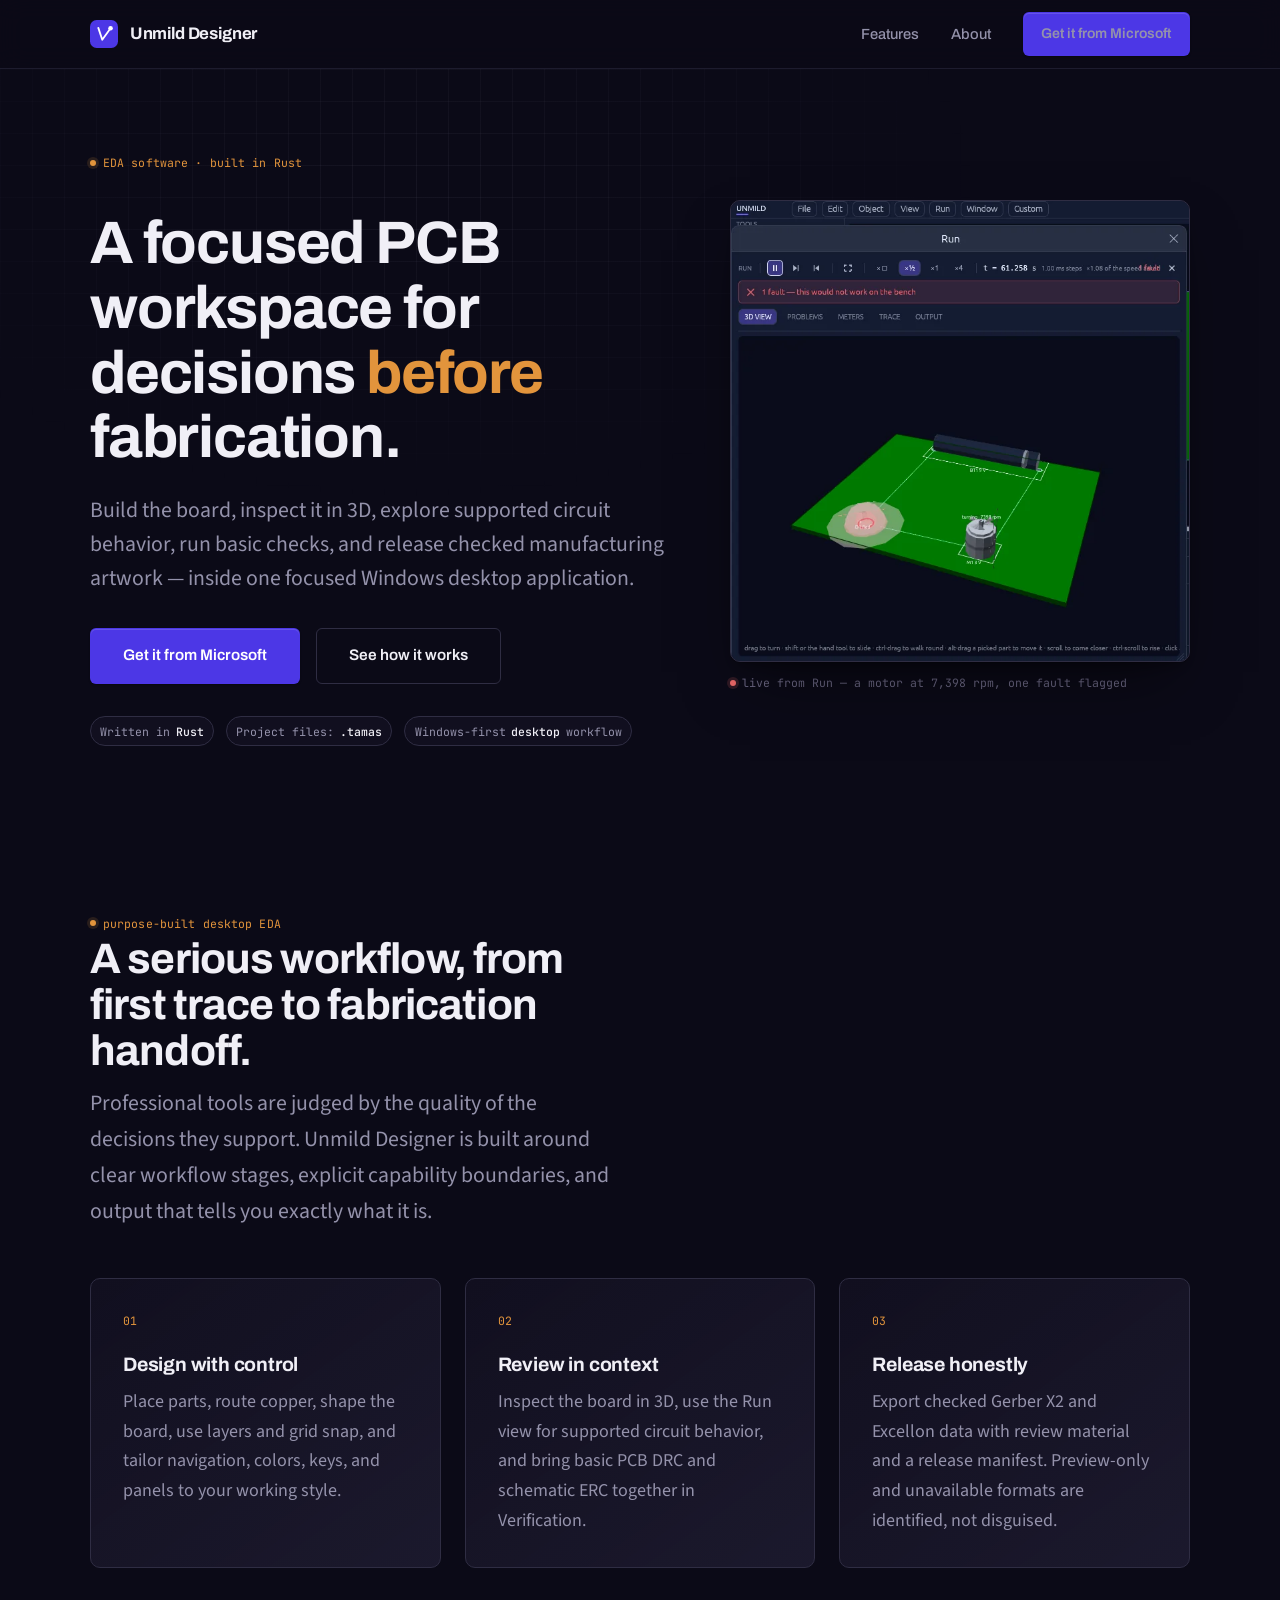
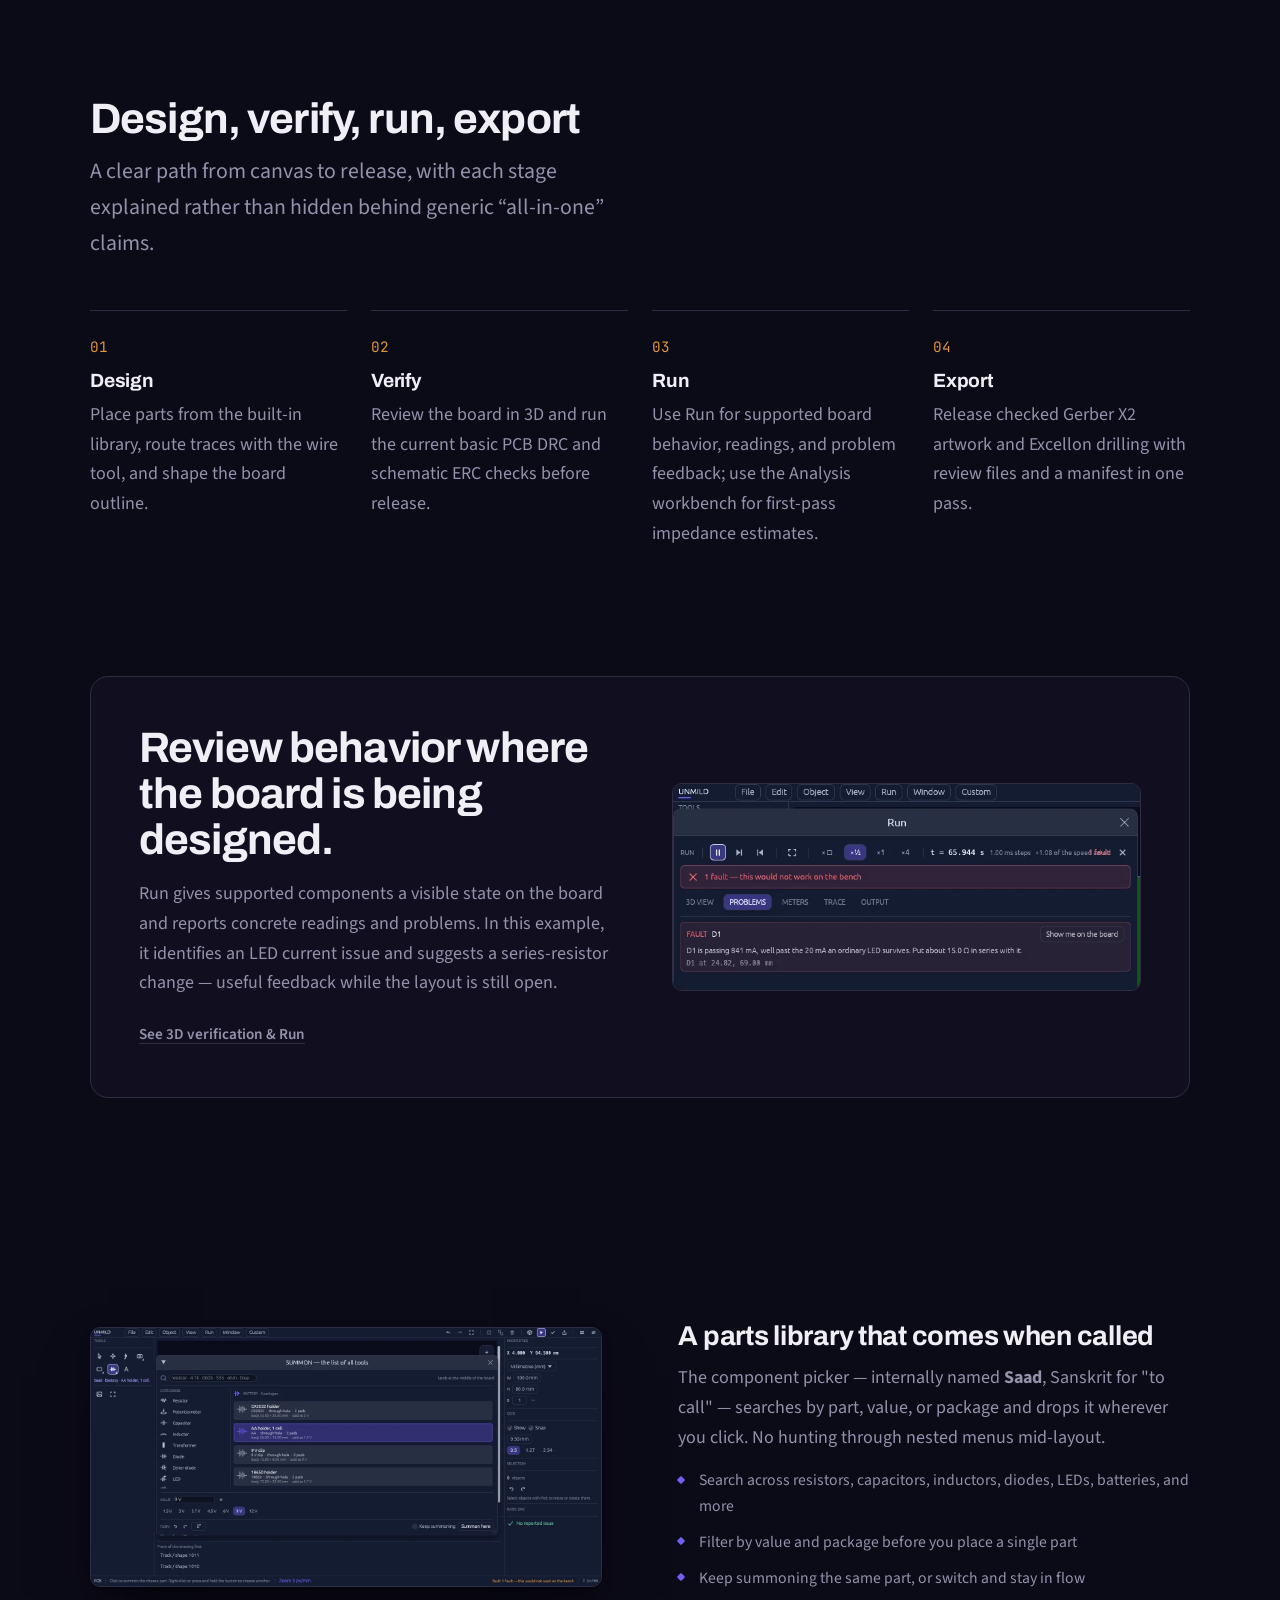
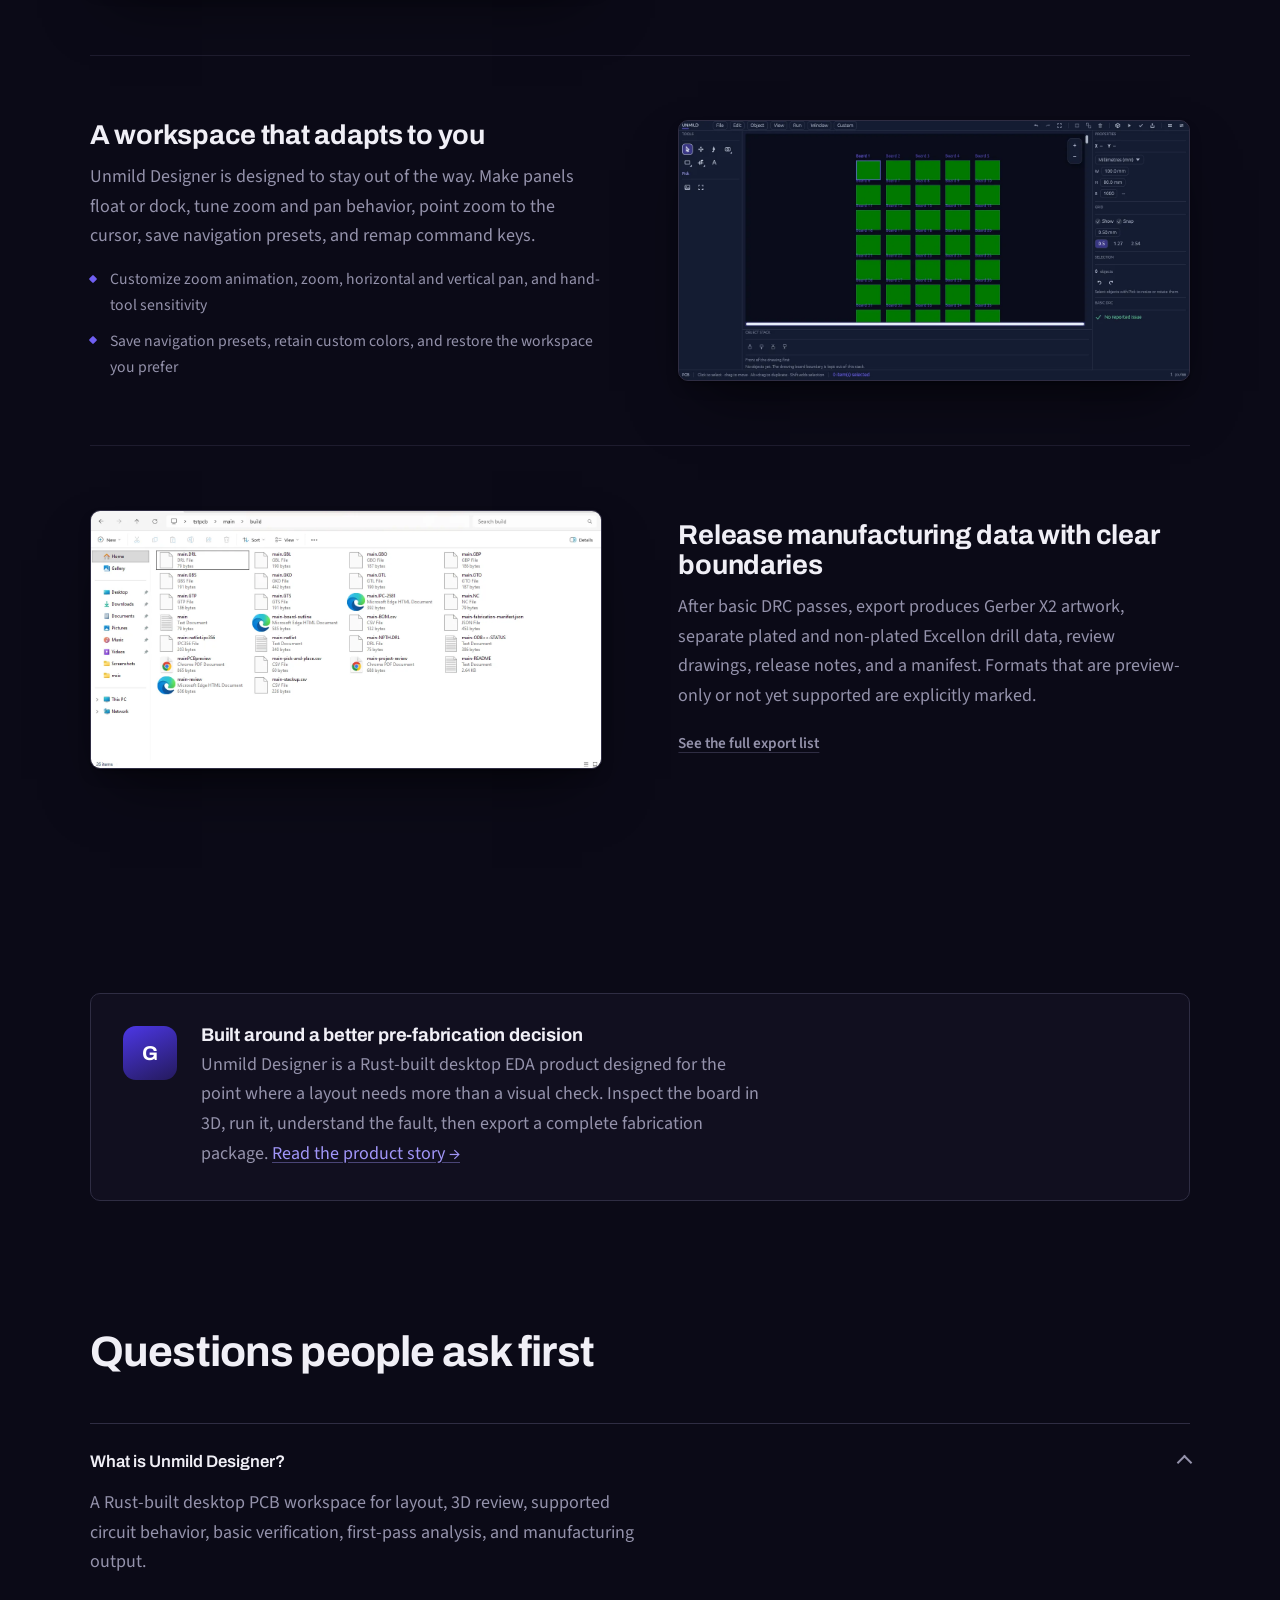
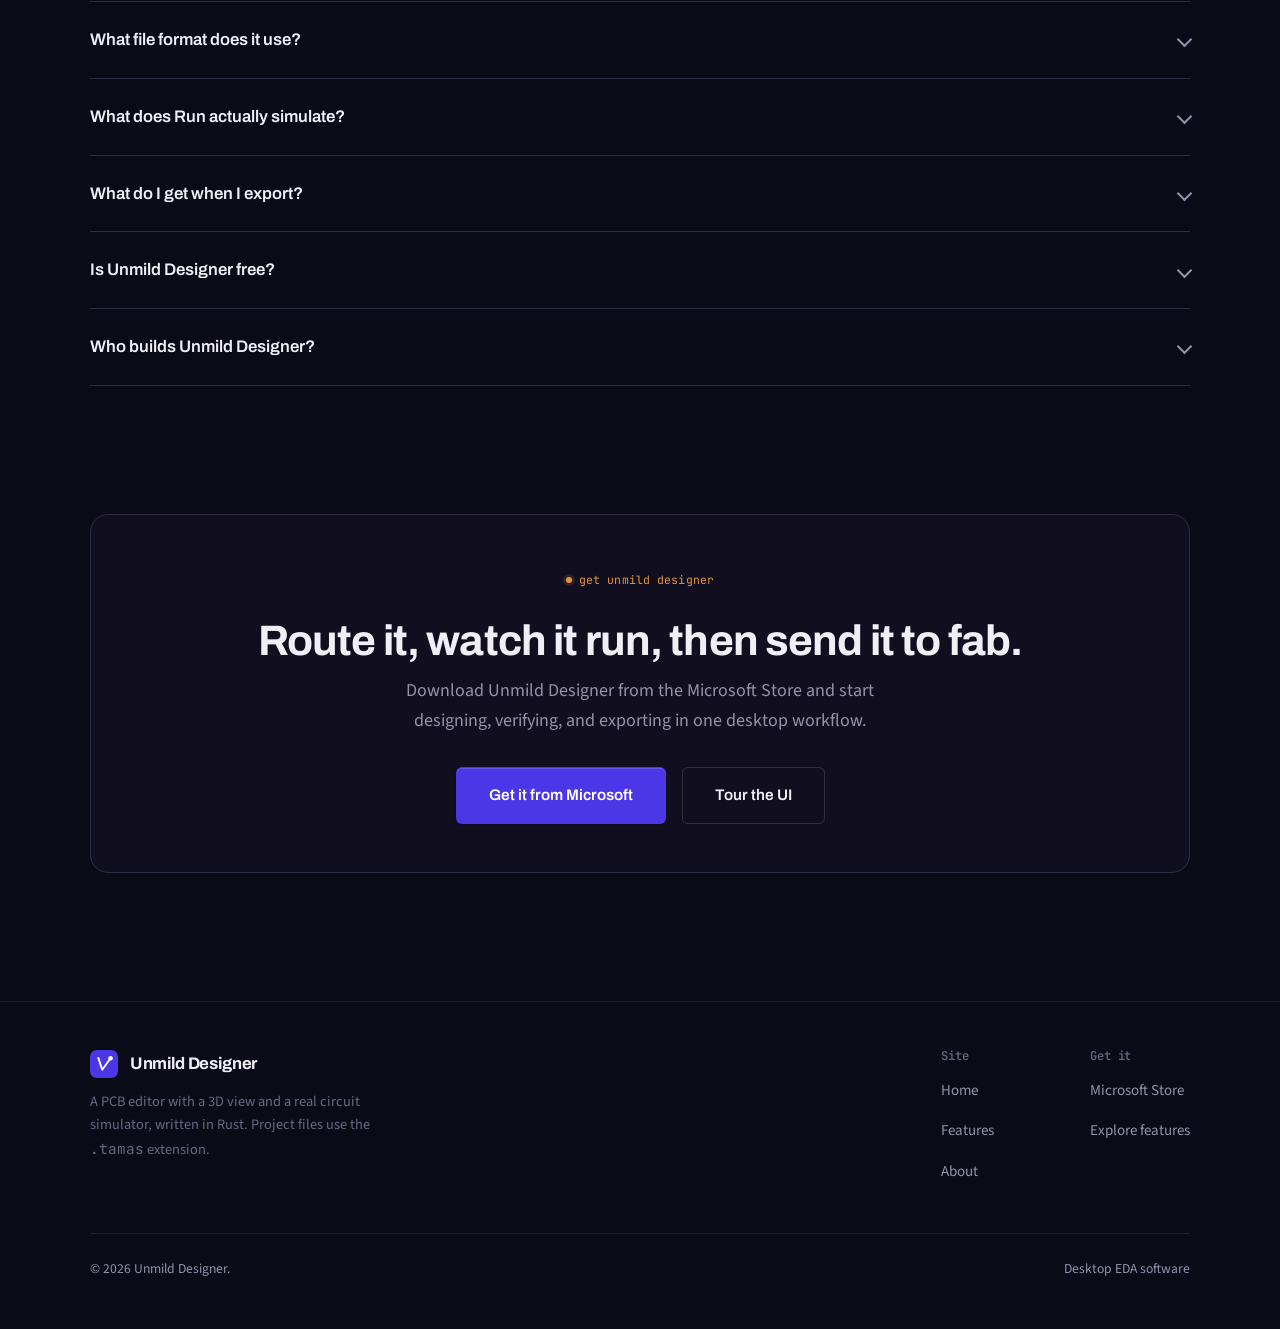
<file: index.html>
<!doctype html>
<html lang="en">
<head>
<meta charset="UTF-8">
<meta name="viewport" content="width=device-width, initial-scale=1">
<title>Unmild Designer — Desktop PCB Design, Verification &amp; Manufacturing</title>
<meta name="description" content="A Rust-built desktop PCB workspace for layout, 3D board review, basic ERC/DRC, circuit behavior, first-pass analysis, and checked Gerber X2 and Excellon output.">
<meta name="theme-color" content="#0b0a17">
<!-- Relative URLs keep this site portable for GitHub Pages, including project sites. -->

<link rel="icon" href="images/favicon.svg" type="image/svg+xml">
<link rel="icon" href="images/favicon-32.png" sizes="32x32" type="image/png">
<link rel="apple-touch-icon" href="images/apple-touch-icon.png">
<link rel="manifest" href="site.webmanifest">

<meta property="og:type" content="website">
<meta property="og:site_name" content="Unmild Designer">
<meta property="og:title" content="Unmild Designer — Desktop PCB Design, Verification &amp; Manufacturing">
<meta property="og:description" content="Layout, 3D review, circuit behavior, basic verification, first-pass analysis, and checked manufacturing output in a focused Rust desktop workspace.">
<meta property="og:image" content="images/og-image.png">
<meta property="og:image:width" content="1200">
<meta property="og:image:height" content="630">
<meta name="twitter:card" content="summary_large_image">
<meta name="twitter:title" content="Unmild Designer — Desktop PCB Design, Verification &amp; Manufacturing">
<meta name="twitter:description" content="Layout, 3D review, circuit behavior, verification, analysis, and manufacturing output in one desktop workspace.">
<meta name="twitter:image" content="images/og-image.png">

<link rel="stylesheet" href="css/style.css">
<noscript><style>.nav-links{position:static;opacity:1;visibility:visible;transform:none;border-top:0;padding:0;flex-direction:row;background:none;min-height:0;}.nav-toggle{display:none;}</style></noscript>

<script type="application/ld+json">
{
  "@context": "https://schema.org",
  "@type": "SoftwareApplication",
  "name": "Unmild Designer",
  "applicationCategory": "DeveloperApplication",
  "applicationSubCategory": "PCB design and circuit simulation software (EDA)",
  "description": "A Rust-built desktop PCB workspace with layout, 3D board review, circuit behavior, basic ERC/DRC, first-pass analysis, and checked Gerber X2 and Excellon manufacturing output.",
  "author": { "@type": "Organization", "name": "Unmild Designer" },
  "programmingLanguage": "Rust",
  "image": "images/og-image.png",
  "installUrl": "https://apps.microsoft.com/detail/9N8356C8128M?hl=en-us&gl=IN&ocid=pdpshare"
}
</script>
<script type="application/ld+json">
{
  "@context": "https://schema.org",
  "@type": "FAQPage",
  "mainEntity": [
    {
      "@type": "Question",
      "name": "What is Unmild Designer?",
      "acceptedAnswer": { "@type": "Answer", "text": "A Rust-built desktop PCB workspace that brings layout, 3D review, circuit behavior, basic verification, first-pass analysis, and manufacturing output into one focused product." }
    },
    {
      "@type": "Question",
      "name": "What file format does it use?",
      "acceptedAnswer": { "@type": "Answer", "text": "Projects are saved as .tamas files inside a project folder. Exporting adds a build folder alongside it holding the fabrication output." }
    },
    {
      "@type": "Question",
      "name": "What does Run actually simulate?",
      "acceptedAnswer": { "@type": "Answer", "text": "Run is Unmild Designer's board-behavior view. It visualizes supported parts and reports readings and detected problems in the context of the board. It is not presented as a replacement for a full SPICE solver." }
    },
    {
      "@type": "Question",
      "name": "What do I get when I export?",
      "acceptedAnswer": { "@type": "Answer", "text": "After the basic DRC gate passes, export produces Gerber X2 artwork, plated and non-plated Excellon drill data, review drawings, a release manifest, and supporting release files. IPC-2581 is clearly labeled as a geometry preview; ODB++ is not generated." }
    },
    {
      "@type": "Question",
      "name": "Is Unmild Designer free?",
      "acceptedAnswer": { "@type": "Answer", "text": "No, it's commercial software. Get in touch for current pricing and access." }
    },
    {
      "@type": "Question",
      "name": "Who builds Unmild Designer?",
      "acceptedAnswer": { "@type": "Answer", "text": "Unmild Designer is an independently developed desktop EDA product, built in Rust." }
    }
  ]
}
</script>
</head>
<body>
<a class="skip-link" href="#main">Skip to content</a>

<header class="site-nav">
  <div class="container nav-inner">
    <a class="brand" href="index.html">
      <svg viewBox="0 0 32 32" aria-hidden="true"><rect width="32" height="32" rx="7.6" fill="#4c37e6"/><path d="M9.5 9 L14 22.5 L23.5 9.5" fill="none" stroke="#fff" stroke-width="2.1" stroke-linecap="round" stroke-linejoin="round"/><circle cx="23.5" cy="9.5" r="2.6" fill="#fff"/></svg>
      <span class="brand-word">Unmild Designer</span>
    </a>
    <button class="nav-toggle" aria-expanded="false" aria-controls="nav-links" id="navToggle">
      <svg viewBox="0 0 24 24" fill="none" stroke="currentColor" stroke-width="2" stroke-linecap="round"><path d="M3 6h18M3 12h18M3 18h18"/></svg>
      <span class="visually-hidden">Menu</span>
    </button>
    <nav class="nav-links" id="nav-links" aria-label="Primary">
      <a href="features.html">Features</a>
      <a href="about.html">About</a>
      <a class="btn btn-primary store-link" href="https://apps.microsoft.com/detail/9N8356C8128M?hl=en-us&amp;gl=IN&amp;ocid=pdpshare" target="_blank" rel="noopener noreferrer">Get it from Microsoft</a>
    </nav>
  </div>
</header>

<main id="main">

  <section class="hero">
    <div class="container hero-grid">
      <div>
        <span class="eyebrow">EDA software · built in Rust</span>
        <h1 style="margin-top:0.6em;">A focused PCB workspace for decisions <em>before</em> fabrication.</h1>
        <p class="hero-sub">Build the board, inspect it in 3D, explore supported circuit behavior, run basic checks, and release checked manufacturing artwork — inside one focused Windows desktop application.</p>
        <div class="btn-row">
          <a class="btn btn-primary store-link" href="https://apps.microsoft.com/detail/9N8356C8128M?hl=en-us&amp;gl=IN&amp;ocid=pdpshare" target="_blank" rel="noopener noreferrer">Get it from Microsoft</a>
          <a class="btn btn-secondary" href="features.html">See how it works</a>
        </div>
        <div class="hero-specs">
          <span class="pill">Written in <b>Rust</b></span>
          <span class="pill">Project files: <b>.tamas</b></span>
          <span class="pill">Windows-first <b>desktop</b> workflow</span>
        </div>
      </div>
      <div class="hero-media">
        <div class="shot">
          <img src="images/screens/hero_run_3d.webp" width="686" height="688" alt="Unmild Designer's Run view showing a 3D board mid-simulation, a motor spinning at 7,398 RPM, and a flagged fault reading '1 fault — this would not work on the bench'." loading="eager">
        </div>
        <p class="hero-note"><span class="dot" aria-hidden="true"></span> live from Run — a motor at 7,398 rpm, one fault flagged</p>
      </div>
    </div>
  </section>

  <section class="section-tight" aria-labelledby="confidence-title">
    <div class="container">
      <div class="section-head">
        <span class="eyebrow">purpose-built desktop EDA</span>
        <h2 id="confidence-title">A serious workflow, from first trace to fabrication handoff.</h2>
        <p>Professional tools are judged by the quality of the decisions they support. Unmild Designer is built around clear workflow stages, explicit capability boundaries, and output that tells you exactly what it is.</p>
      </div>
      <div class="confidence-grid">
        <article class="confidence-card"><span class="confidence-number">01</span><h3>Design with control</h3><p>Place parts, route copper, shape the board, use layers and grid snap, and tailor navigation, colors, keys, and panels to your working style.</p></article>
        <article class="confidence-card"><span class="confidence-number">02</span><h3>Review in context</h3><p>Inspect the board in 3D, use the Run view for supported circuit behavior, and bring basic PCB DRC and schematic ERC together in Verification.</p></article>
        <article class="confidence-card"><span class="confidence-number">03</span><h3>Release honestly</h3><p>Export checked Gerber X2 and Excellon data with review material and a release manifest. Preview-only and unavailable formats are identified, not disguised.</p></article>
      </div>
    </div>
  </section>

  <section class="section-tight">
    <div class="container">
      <div class="section-head">
        <h2>Design, verify, run, export</h2>
        <p>A clear path from canvas to release, with each stage explained rather than hidden behind generic “all-in-one” claims.</p>
      </div>
      <div class="steps">
        <div class="step">
          <h3>Design</h3>
          <p>Place parts from the built-in library, route traces with the wire tool, and shape the board outline.</p>
        </div>
        <div class="step">
          <h3>Verify</h3>
          <p>Review the board in 3D and run the current basic PCB DRC and schematic ERC checks before release.</p>
        </div>
        <div class="step">
          <h3>Run</h3>
          <p>Use Run for supported board behavior, readings, and problem feedback; use the Analysis workbench for first-pass impedance estimates.</p>
        </div>
        <div class="step">
          <h3>Export</h3>
          <p>Release checked Gerber X2 artwork and Excellon drilling with review files and a manifest in one pass.</p>
        </div>
      </div>
    </div>
  </section>

  <section class="section-tight">
    <div class="container">
      <div class="callout">
        <div>
          <h2>Review behavior where the board is being designed.</h2>
          <p style="color:var(--muted); margin-top:var(--sp-4);">Run gives supported components a visible state on the board and reports concrete readings and problems. In this example, it identifies an LED current issue and suggests a series-resistor change — useful feedback while the layout is still open.</p>
          <a class="btn-ghost" href="features.html#run-verification" style="display:inline-block; margin-top:var(--sp-5);">See 3D verification &amp; Run</a>
        </div>
        <div class="shot">
          <img src="images/screens/fault_detail.webp" width="686" height="302" alt="Unmild Designer's Problems panel reading: Fault D1. D1 is passing 841 mA, well past the 20 mA an ordinary LED survives. Put about 15.0 ohms in series with it." loading="lazy">
        </div>
      </div>
    </div>
  </section>

  <section class="section">
    <div class="container">

      <div class="feature-row">
        <div class="f-media">
          <div class="shot">
            <img src="images/screens/summon_parts.webp" width="1366" height="692" alt="The Summon parts picker in Unmild Designer, searching a battery holder library with CR2032, AA, 9V clip, and 18650 packages." loading="lazy">
          </div>
        </div>
        <div class="f-text">
          <h3>A parts library that comes when called</h3>
          <p>The component picker — internally named <strong>Saad</strong>, Sanskrit for "to call" — searches by part, value, or package and drops it wherever you click. No hunting through nested menus mid-layout.</p>
          <ul>
            <li>Search across resistors, capacitors, inductors, diodes, LEDs, batteries, and more</li>
            <li>Filter by value and package before you place a single part</li>
            <li>Keep summoning the same part, or switch and stay in flow</li>
          </ul>
        </div>
      </div>

      <div class="feature-row reverse">
        <div class="f-media">
          <div class="shot">
            <img src="images/screens/many_boards.webp" width="1366" height="692" alt="A grid of PCB boards laid out in Unmild Designer, showing Board 1 through Board 35 of a project supporting up to 1,000 boards." loading="lazy">
          </div>
        </div>
        <div class="f-text">
          <h3>A workspace that adapts to you</h3>
          <p>Unmild Designer is designed to stay out of the way. Make panels float or dock, tune zoom and pan behavior, point zoom to the cursor, save navigation presets, and remap command keys.</p>
          <ul>
            <li>Customize zoom animation, zoom, horizontal and vertical pan, and hand-tool sensitivity</li>
            <li>Save navigation presets, retain custom colors, and restore the workspace you prefer</li>
          </ul>
        </div>
      </div>

      <div class="feature-row">
        <div class="f-media">
          <div class="shot">
            <img src="images/screens/export_output.webp" width="1366" height="690" alt="A file explorer showing Unmild Designer's export output: Gerber files, drill files, BOM, pick-and-place, stackup, fabrication manifest, and README." loading="lazy">
          </div>
        </div>
        <div class="f-text">
          <h3>Release manufacturing data with clear boundaries</h3>
          <p>After basic DRC passes, export produces Gerber X2 artwork, separate plated and non-plated Excellon drill data, review drawings, release notes, and a manifest. Formats that are preview-only or not yet supported are explicitly marked.</p>
          <a class="btn-ghost" href="features.html#exporting" style="display:inline-block; margin-top:var(--sp-2);">See the full export list</a>
        </div>
      </div>

    </div>
  </section>

  <section class="section-tight">
    <div class="container">
      <div class="dev-card" style="margin-top:0;">
        <div class="dev-avatar" aria-hidden="true">G</div>
        <div>
          <h3>Built around a better pre-fabrication decision</h3>
          <p>Unmild Designer is a Rust-built desktop EDA product designed for the point where a layout needs more than a visual check. Inspect the board in 3D, run it, understand the fault, then export a complete fabrication package. <a class="link-inline" href="about.html">Read the product story →</a></p>
        </div>
      </div>
    </div>
  </section>

  <section class="section-tight">
    <div class="container">
      <div class="section-head">
        <h2>Questions people ask first</h2>
      </div>
      <div>
        <details class="faq-item" open>
          <summary>What is Unmild Designer? <span class="chev" aria-hidden="true"></span></summary>
          <p>A Rust-built desktop PCB workspace for layout, 3D review, supported circuit behavior, basic verification, first-pass analysis, and manufacturing output.</p>
        </details>
        <details class="faq-item">
          <summary>What file format does it use? <span class="chev" aria-hidden="true"></span></summary>
          <p>Projects are saved as <code>.tamas</code> files inside a project folder. Exporting adds a <code>build</code> folder alongside it holding the fabrication output.</p>
        </details>
        <details class="faq-item">
          <summary>What does Run actually simulate? <span class="chev" aria-hidden="true"></span></summary>
          <p>Run is the board-behavior view for supported components. It displays readings and reports detected problems in the context of the board. The separate Simulation workbench provides transparent DC, AC, and transient RC analysis; it is not presented as a full SPICE replacement.</p>
        </details>
        <details class="faq-item">
          <summary>What do I get when I export? <span class="chev" aria-hidden="true"></span></summary>
          <p>After the basic DRC gate, one export produces Gerber X2 artwork, separate plated and non-plated Excellon drill data, review drawings, a release manifest, and supporting release files. IPC-2581 is a geometry preview and ODB++ is not generated.</p>
        </details>
        <details class="faq-item">
          <summary>Is Unmild Designer free? <span class="chev" aria-hidden="true"></span></summary>
          <p>It is available through the Microsoft Store. <a class="link-inline" href="https://apps.microsoft.com/detail/9N8356C8128M?hl=en-us&amp;gl=IN&amp;ocid=pdpshare" target="_blank" rel="noopener noreferrer">View Unmild Designer on Microsoft Store</a>.</p>
        </details>
        <details class="faq-item">
          <summary>Who builds Unmild Designer? <span class="chev" aria-hidden="true"></span></summary>
          <p>Unmild Designer is independently developed in Rust for PCB design, verification, and fabrication output. <a class="link-inline" href="about.html">More about the product.</a></p>
        </details>
      </div>
    </div>
  </section>

  <section class="section-tight" id="get">
    <div class="container">
      <div class="get-band">
        <span class="eyebrow">get unmild designer</span>
        <h2 style="margin-top:0.6em;">Route it, watch it run, then send it to fab.</h2>
        <p>Download Unmild Designer from the Microsoft Store and start designing, verifying, and exporting in one desktop workflow.</p>
        <div class="btn-row">
          <a class="btn btn-primary store-link" href="https://apps.microsoft.com/detail/9N8356C8128M?hl=en-us&amp;gl=IN&amp;ocid=pdpshare" target="_blank" rel="noopener noreferrer">Get it from Microsoft</a>
          <a class="btn btn-secondary" href="features.html">Tour the UI</a>
        </div>
      </div>
    </div>
  </section>

</main>

<footer class="site-footer">
  <div class="container">
    <div class="footer-grid">
      <div class="footer-brand">
        <a class="brand" href="index.html">
          <svg viewBox="0 0 32 32" aria-hidden="true"><rect width="32" height="32" rx="7.6" fill="#4c37e6"/><path d="M9.5 9 L14 22.5 L23.5 9.5" fill="none" stroke="#fff" stroke-width="2.1" stroke-linecap="round" stroke-linejoin="round"/><circle cx="23.5" cy="9.5" r="2.6" fill="#fff"/></svg>
          <span class="brand-word">Unmild Designer</span>
        </a>
        <p>A PCB editor with a 3D view and a real circuit simulator, written in Rust. Project files use the <code>.tamas</code> extension.</p>
      </div>
      <div class="footer-cols">
        <div class="footer-col">
          <h4>Site</h4>
          <ul>
            <li><a href="index.html">Home</a></li>
            <li><a href="features.html">Features</a></li>
            <li><a href="about.html">About</a></li>
          </ul>
        </div>
        <div class="footer-col">
          <h4>Get it</h4>
          <ul>
            <li><a href="https://apps.microsoft.com/detail/9N8356C8128M?hl=en-us&amp;gl=IN&amp;ocid=pdpshare" target="_blank" rel="noopener noreferrer">Microsoft Store</a></li>
            <li><a href="features.html">Explore features</a></li>
          </ul>
        </div>
      </div>
    </div>
    <div class="footer-bottom">
      <span>© <span id="year">2026</span> Unmild Designer.</span>
      <span>Desktop EDA software</span>
    </div>
  </div>
</footer>

<script src="js/main.js"></script>
</body>
</html>
</file>
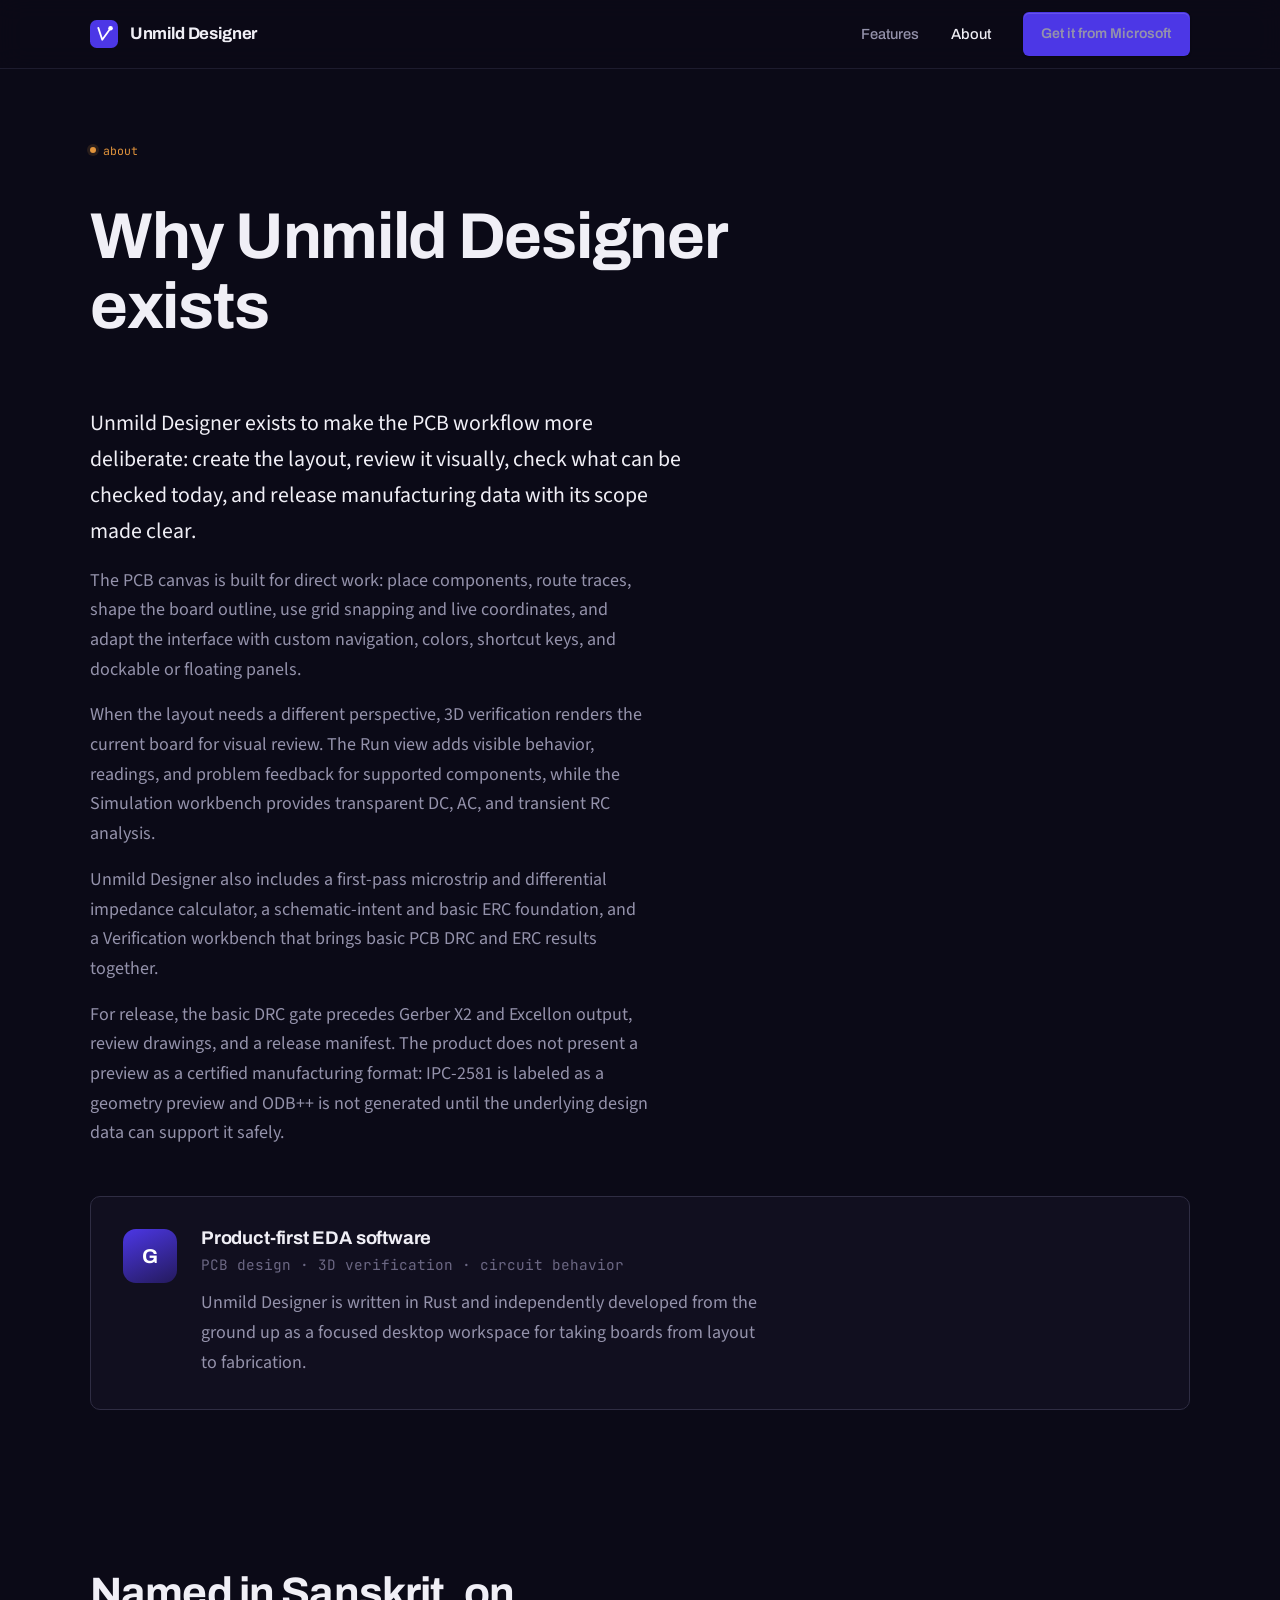
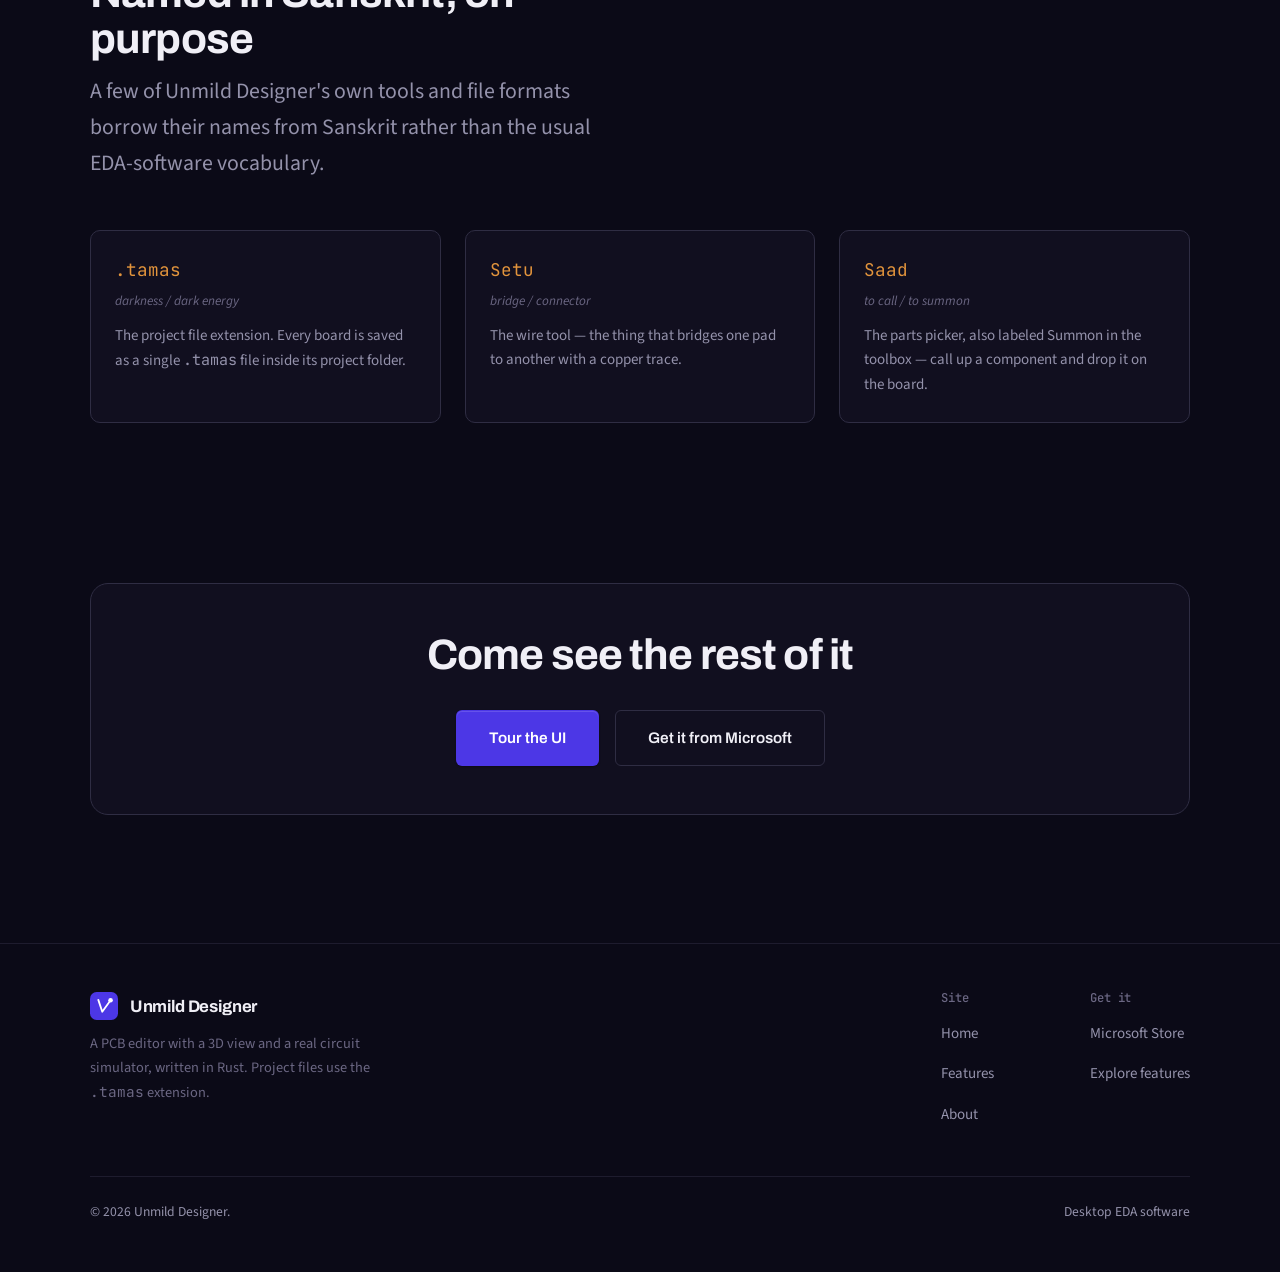
<file: about.html>
<!doctype html>
<html lang="en">
<head>
<meta charset="UTF-8">
<meta name="viewport" content="width=device-width, initial-scale=1">
<title>About — Unmild Designer</title>
<meta name="description" content="The product story behind Unmild Designer: a Rust-built desktop EDA workspace for PCB layout, 3D verification, simulation, and fabrication output.">
<meta name="theme-color" content="#0b0a17">

<link rel="icon" href="images/favicon.svg" type="image/svg+xml">
<link rel="icon" href="images/favicon-32.png" sizes="32x32" type="image/png">
<link rel="apple-touch-icon" href="images/apple-touch-icon.png">
<link rel="manifest" href="site.webmanifest">

<meta property="og:type" content="website">
<meta property="og:site_name" content="Unmild Designer">
<meta property="og:title" content="About — Unmild Designer">
<meta property="og:description" content="A Rust-built desktop EDA workspace for PCB layout, verification, simulation, and fabrication output.">
<meta property="og:image" content="images/og-image.png">
<meta name="twitter:card" content="summary_large_image">
<meta name="twitter:title" content="About — Unmild Designer &amp; Its Developer">
<meta name="twitter:image" content="images/og-image.png">

<link rel="stylesheet" href="css/style.css">
<noscript><style>.nav-links{position:static;opacity:1;visibility:visible;transform:none;border-top:0;padding:0;flex-direction:row;background:none;min-height:0;}.nav-toggle{display:none;}</style></noscript>

<script type="application/ld+json">
{
  "@context": "https://schema.org",
  "@type": "BreadcrumbList",
  "itemListElement": [
    { "@type": "ListItem", "position": 1, "name": "Home" },
    { "@type": "ListItem", "position": 2, "name": "About" }
  ]
}
</script>
</head>
<body>
<a class="skip-link" href="#main">Skip to content</a>

<header class="site-nav">
  <div class="container nav-inner">
    <a class="brand" href="index.html">
      <svg viewBox="0 0 32 32" aria-hidden="true"><rect width="32" height="32" rx="7.6" fill="#4c37e6"/><path d="M9.5 9 L14 22.5 L23.5 9.5" fill="none" stroke="#fff" stroke-width="2.1" stroke-linecap="round" stroke-linejoin="round"/><circle cx="23.5" cy="9.5" r="2.6" fill="#fff"/></svg>
      <span class="brand-word">Unmild Designer</span>
    </a>
    <button class="nav-toggle" aria-expanded="false" aria-controls="nav-links" id="navToggle">
      <svg viewBox="0 0 24 24" fill="none" stroke="currentColor" stroke-width="2" stroke-linecap="round"><path d="M3 6h18M3 12h18M3 18h18"/></svg>
      <span class="visually-hidden">Menu</span>
    </button>
    <nav class="nav-links" id="nav-links" aria-label="Primary">
      <a href="features.html">Features</a>
      <a href="about.html" aria-current="page">About</a>
      <a class="btn btn-primary store-link" href="https://apps.microsoft.com/detail/9N8356C8128M?hl=en-us&amp;gl=IN&amp;ocid=pdpshare" target="_blank" rel="noopener noreferrer">Get it from Microsoft</a>
    </nav>
  </div>
</header>

<main id="main">

  <section class="section-tight" style="padding-bottom:0;">
    <div class="container">
      <span class="eyebrow">about</span>
      <h1 style="margin-top:0.6em; max-width:18ch;">Why Unmild Designer exists</h1>
    </div>
  </section>

  <section class="section-tight">
    <div class="container">
      <div class="origin">
        <p>Unmild Designer exists to make the PCB workflow more deliberate: create the layout, review it visually, check what can be checked today, and release manufacturing data with its scope made clear.</p>
        <p>The PCB canvas is built for direct work: place components, route traces, shape the board outline, use grid snapping and live coordinates, and adapt the interface with custom navigation, colors, shortcut keys, and dockable or floating panels.</p>
        <p>When the layout needs a different perspective, 3D verification renders the current board for visual review. The Run view adds visible behavior, readings, and problem feedback for supported components, while the Simulation workbench provides transparent DC, AC, and transient RC analysis.</p>
        <p>Unmild Designer also includes a first-pass microstrip and differential impedance calculator, a schematic-intent and basic ERC foundation, and a Verification workbench that brings basic PCB DRC and ERC results together.</p>
        <p>For release, the basic DRC gate precedes Gerber X2 and Excellon output, review drawings, and a release manifest. The product does not present a preview as a certified manufacturing format: IPC-2581 is labeled as a geometry preview and ODB++ is not generated until the underlying design data can support it safely.</p>
      </div>

      <div class="dev-card">
        <div class="dev-avatar" aria-hidden="true">G</div>
        <div>
          <h3>Product-first EDA software</h3>
          <p class="role">PCB design · 3D verification · circuit behavior</p>
          <p>Unmild Designer is written in Rust and independently developed from the ground up as a focused desktop workspace for taking boards from layout to fabrication.</p>
        </div>
      </div>
    </div>
  </section>

  <section class="section">
    <div class="container">
      <div class="section-head">
        <h2>Named in Sanskrit, on purpose</h2>
        <p>A few of Unmild Designer's own tools and file formats borrow their names from Sanskrit rather than the usual EDA-software vocabulary.</p>
      </div>
      <div class="name-grid">
        <div class="name-card">
          <div class="word mono">.tamas</div>
          <div class="gloss">darkness / dark energy</div>
          <p>The project file extension. Every board is saved as a single <code class="mono">.tamas</code> file inside its project folder.</p>
        </div>
        <div class="name-card">
          <div class="word mono">Setu</div>
          <div class="gloss">bridge / connector</div>
          <p>The wire tool — the thing that bridges one pad to another with a copper trace.</p>
        </div>
        <div class="name-card">
          <div class="word mono">Saad</div>
          <div class="gloss">to call / to summon</div>
          <p>The parts picker, also labeled Summon in the toolbox — call up a component and drop it on the board.</p>
        </div>
      </div>
    </div>
  </section>

  <section class="section-tight">
    <div class="container">
      <div class="get-band">
        <h2>Come see the rest of it</h2>
        <div class="btn-row">
          <a class="btn btn-primary" href="features.html">Tour the UI</a>
          <a class="btn btn-secondary store-link" href="https://apps.microsoft.com/detail/9N8356C8128M?hl=en-us&amp;gl=IN&amp;ocid=pdpshare" target="_blank" rel="noopener noreferrer">Get it from Microsoft</a>
        </div>
      </div>
    </div>
  </section>

</main>

<footer class="site-footer">
  <div class="container">
    <div class="footer-grid">
      <div class="footer-brand">
        <a class="brand" href="index.html">
          <svg viewBox="0 0 32 32" aria-hidden="true"><rect width="32" height="32" rx="7.6" fill="#4c37e6"/><path d="M9.5 9 L14 22.5 L23.5 9.5" fill="none" stroke="#fff" stroke-width="2.1" stroke-linecap="round" stroke-linejoin="round"/><circle cx="23.5" cy="9.5" r="2.6" fill="#fff"/></svg>
          <span class="brand-word">Unmild Designer</span>
        </a>
        <p>A PCB editor with a 3D view and a real circuit simulator, written in Rust. Project files use the <code>.tamas</code> extension.</p>
      </div>
      <div class="footer-cols">
        <div class="footer-col">
          <h4>Site</h4>
          <ul>
            <li><a href="index.html">Home</a></li>
            <li><a href="features.html">Features</a></li>
            <li><a href="about.html">About</a></li>
          </ul>
        </div>
        <div class="footer-col">
          <h4>Get it</h4>
          <ul>
            <li><a href="https://apps.microsoft.com/detail/9N8356C8128M?hl=en-us&amp;gl=IN&amp;ocid=pdpshare" target="_blank" rel="noopener noreferrer">Microsoft Store</a></li>
            <li><a href="features.html">Explore features</a></li>
          </ul>
        </div>
      </div>
    </div>
    <div class="footer-bottom">
      <span>© <span id="year">2026</span> Unmild Designer.</span>
      <span>Desktop EDA software</span>
    </div>
  </div>
</footer>

<script src="js/main.js"></script>
</body>
</html>
</file>
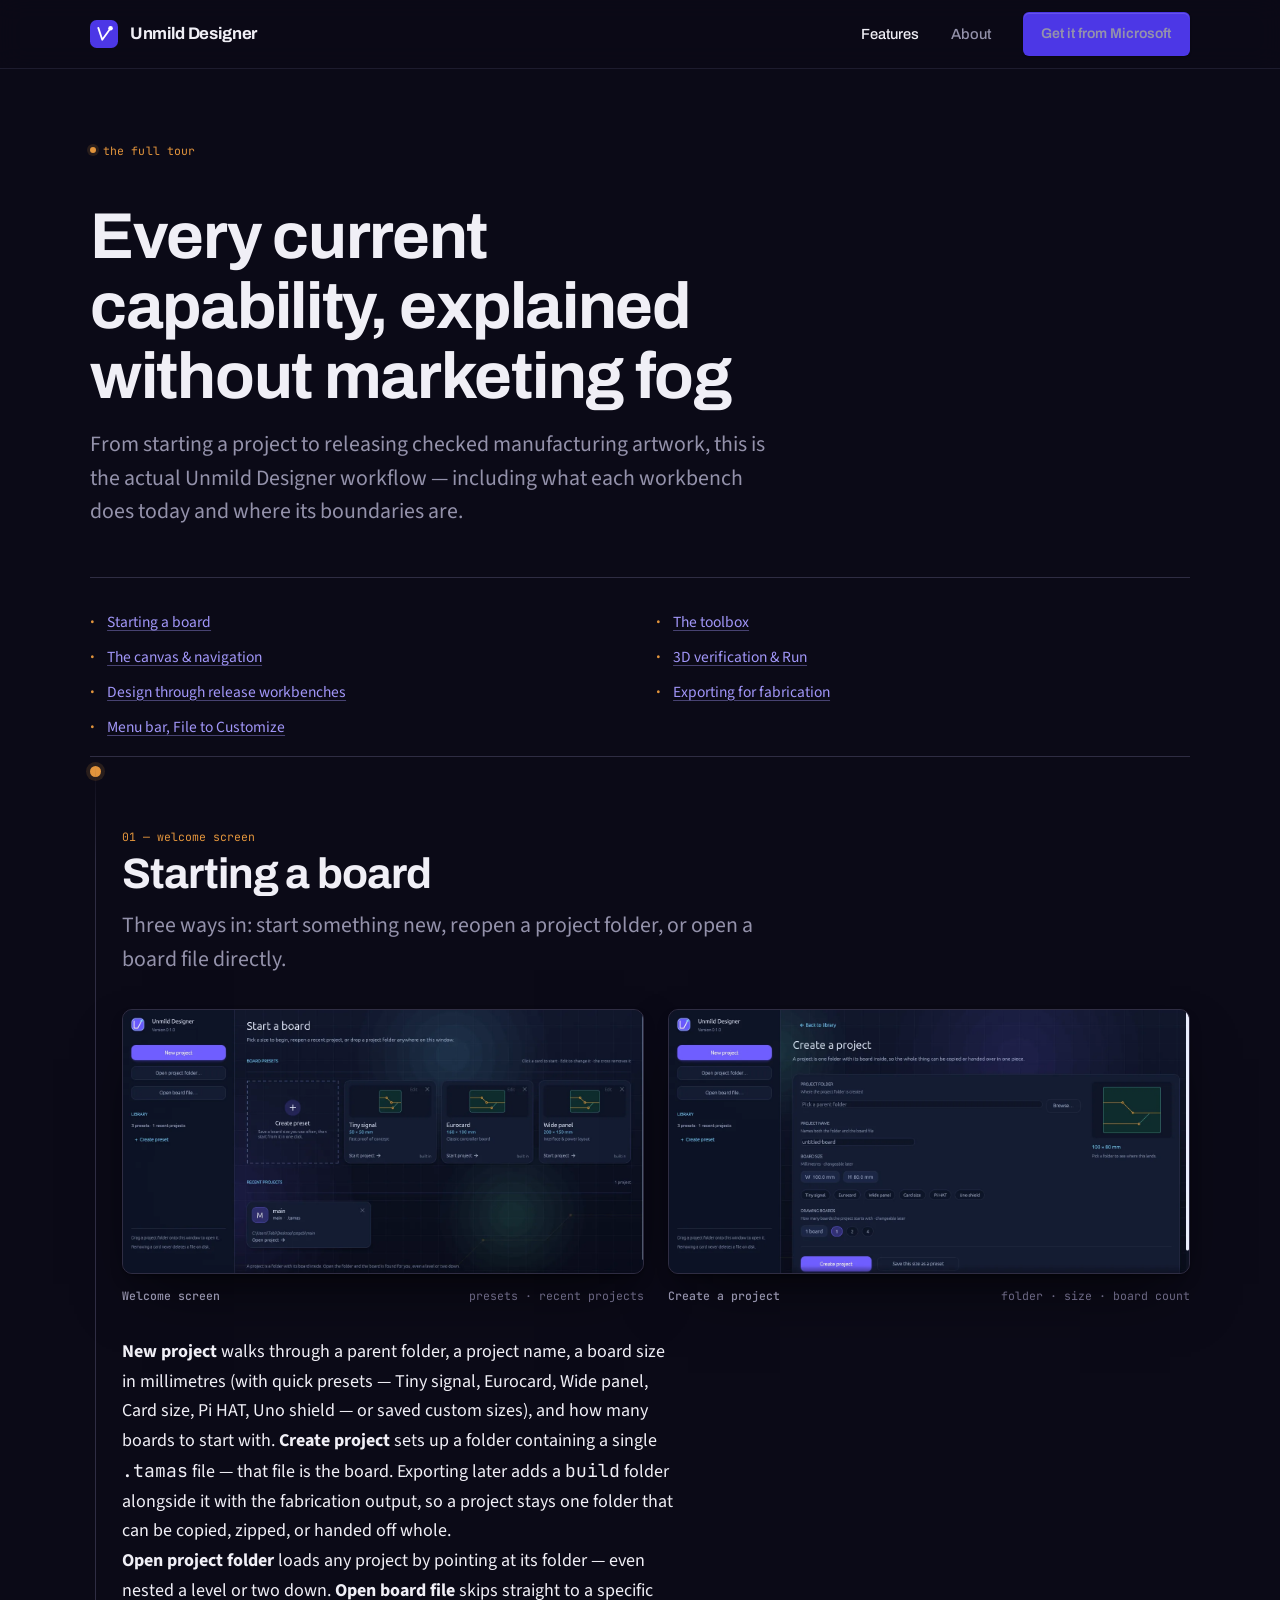
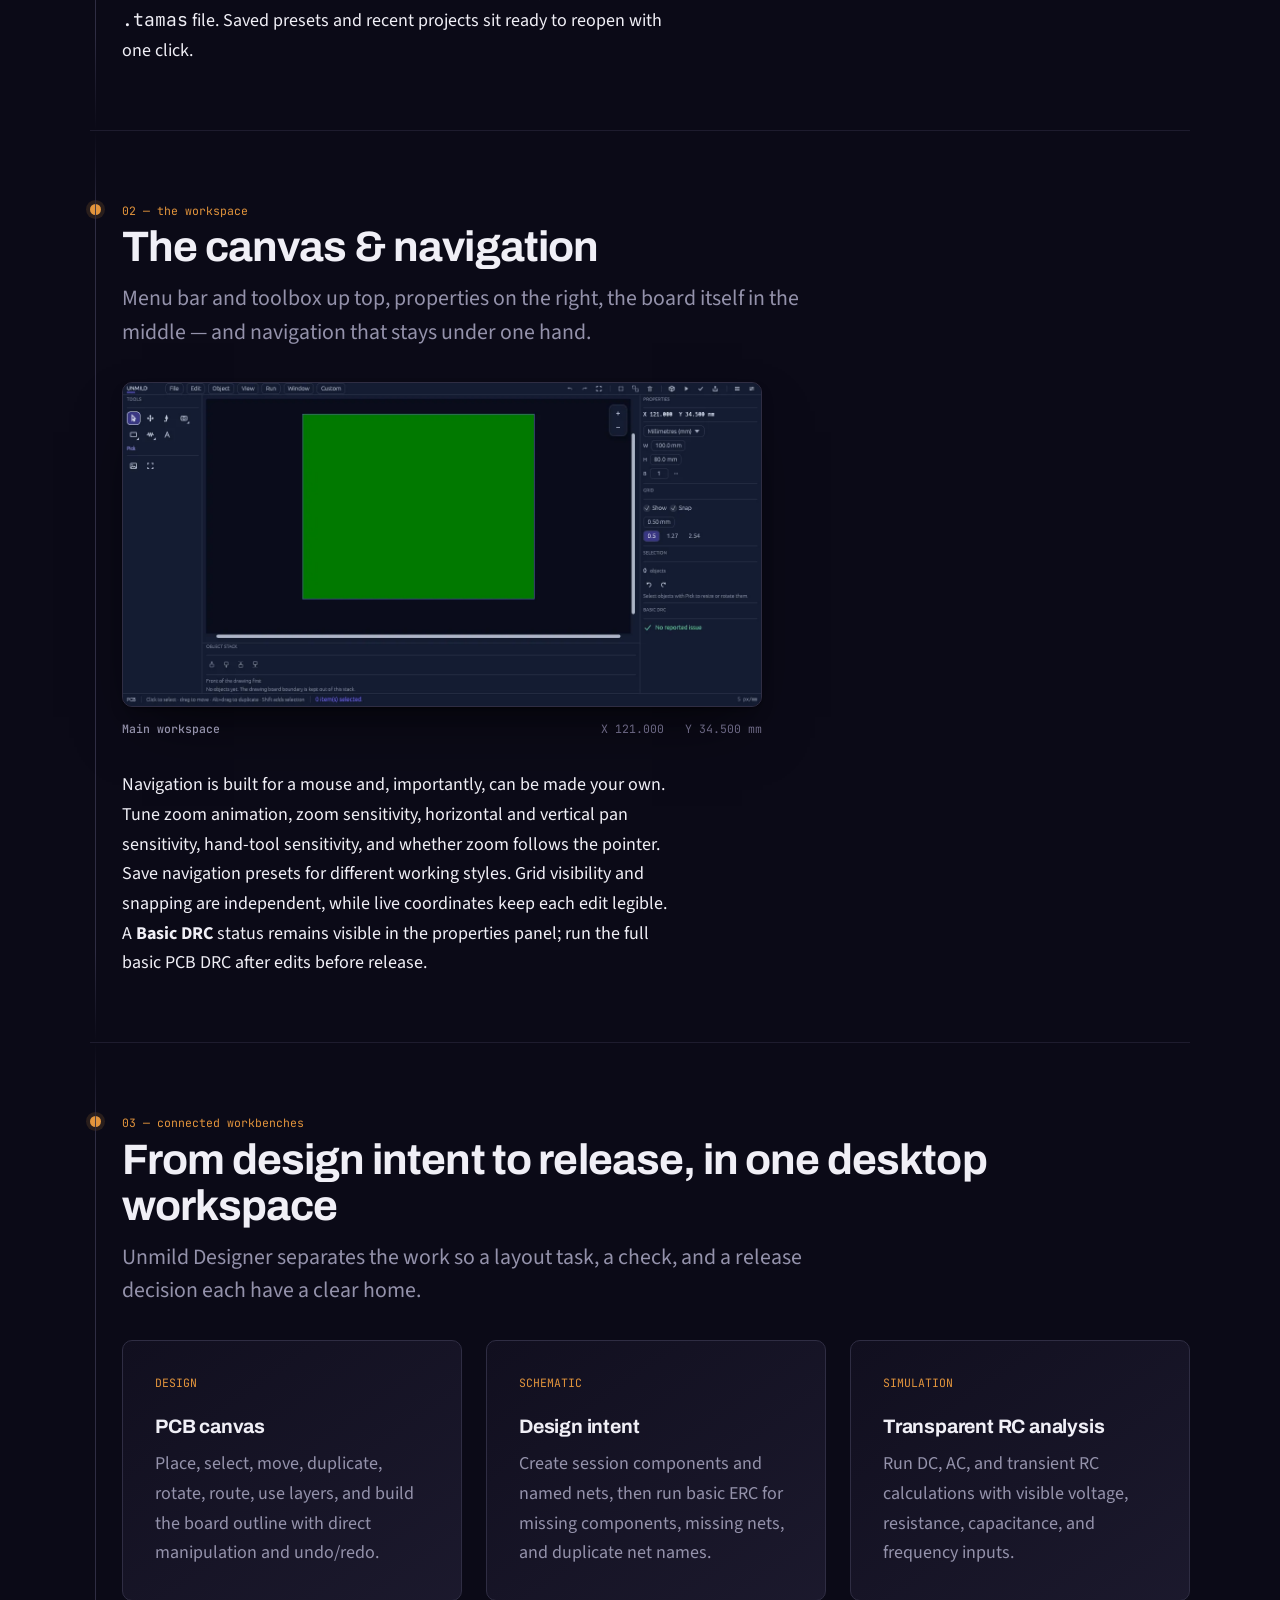
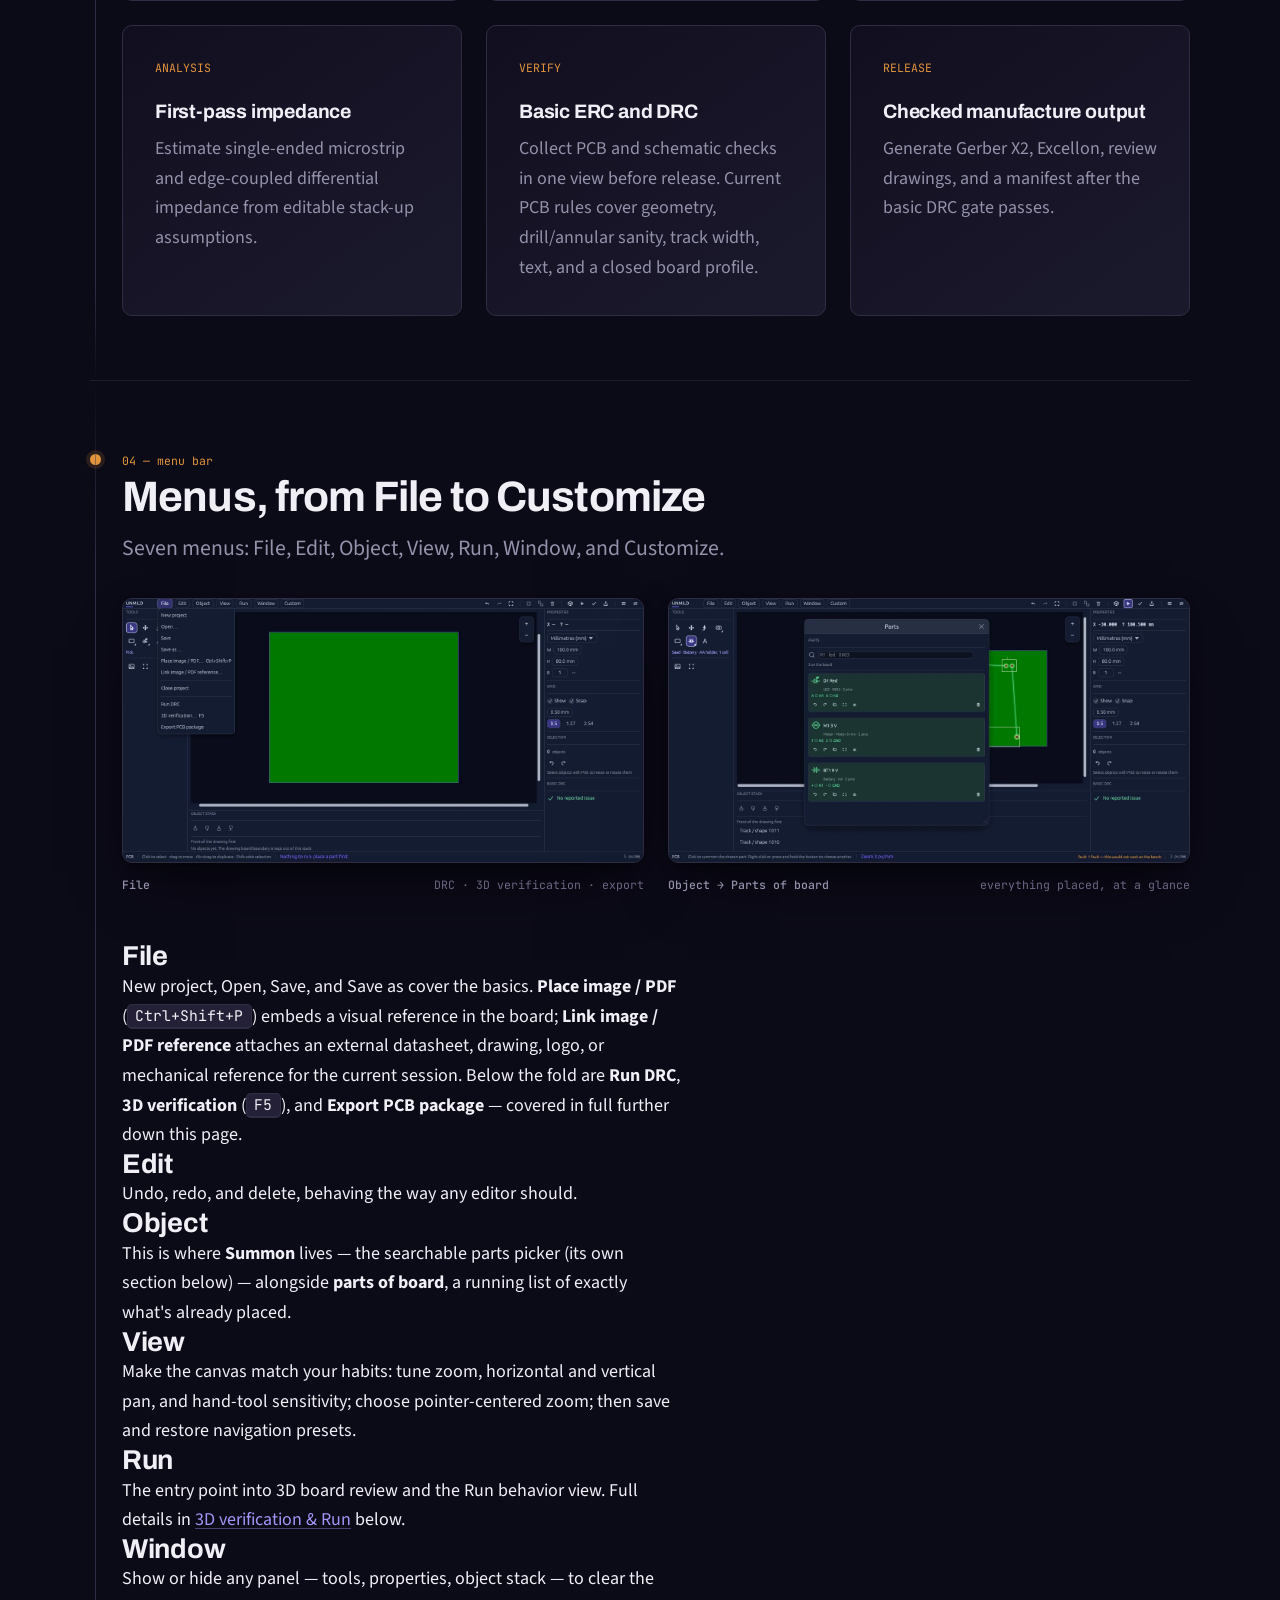
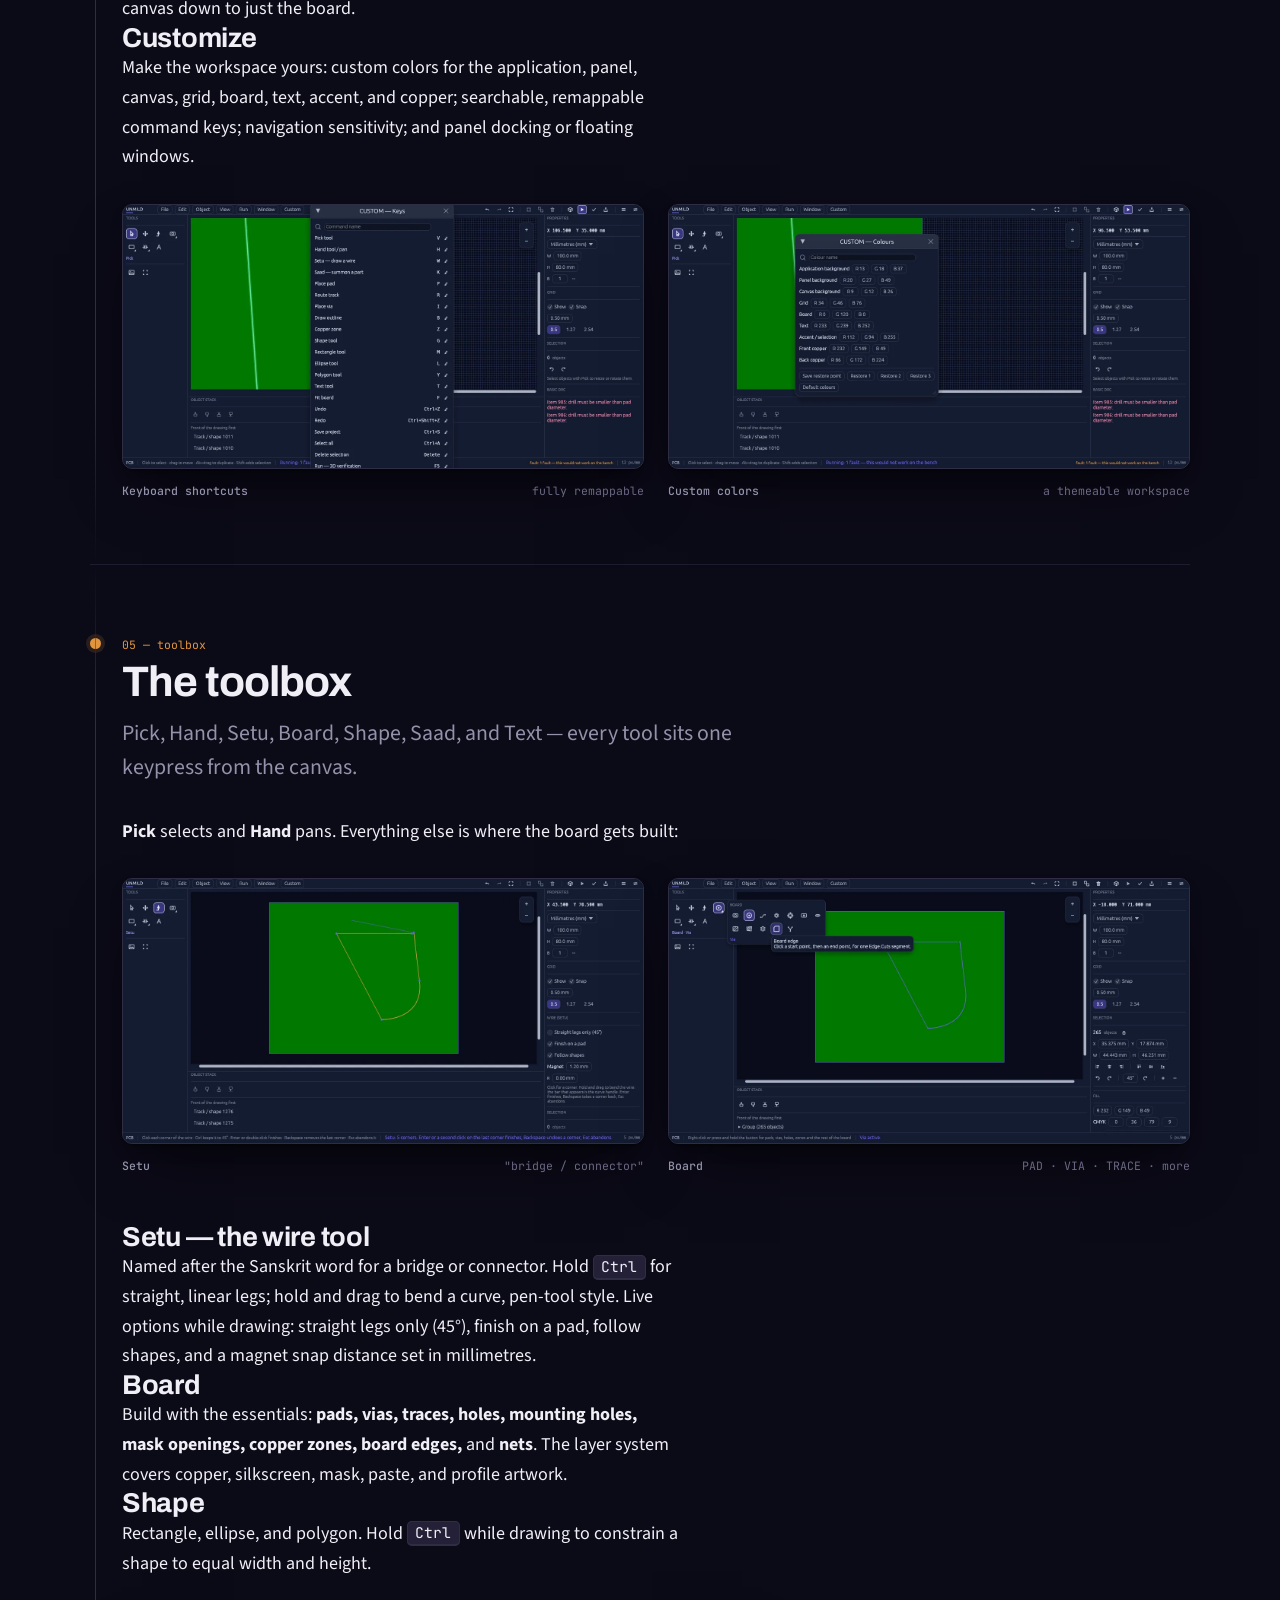
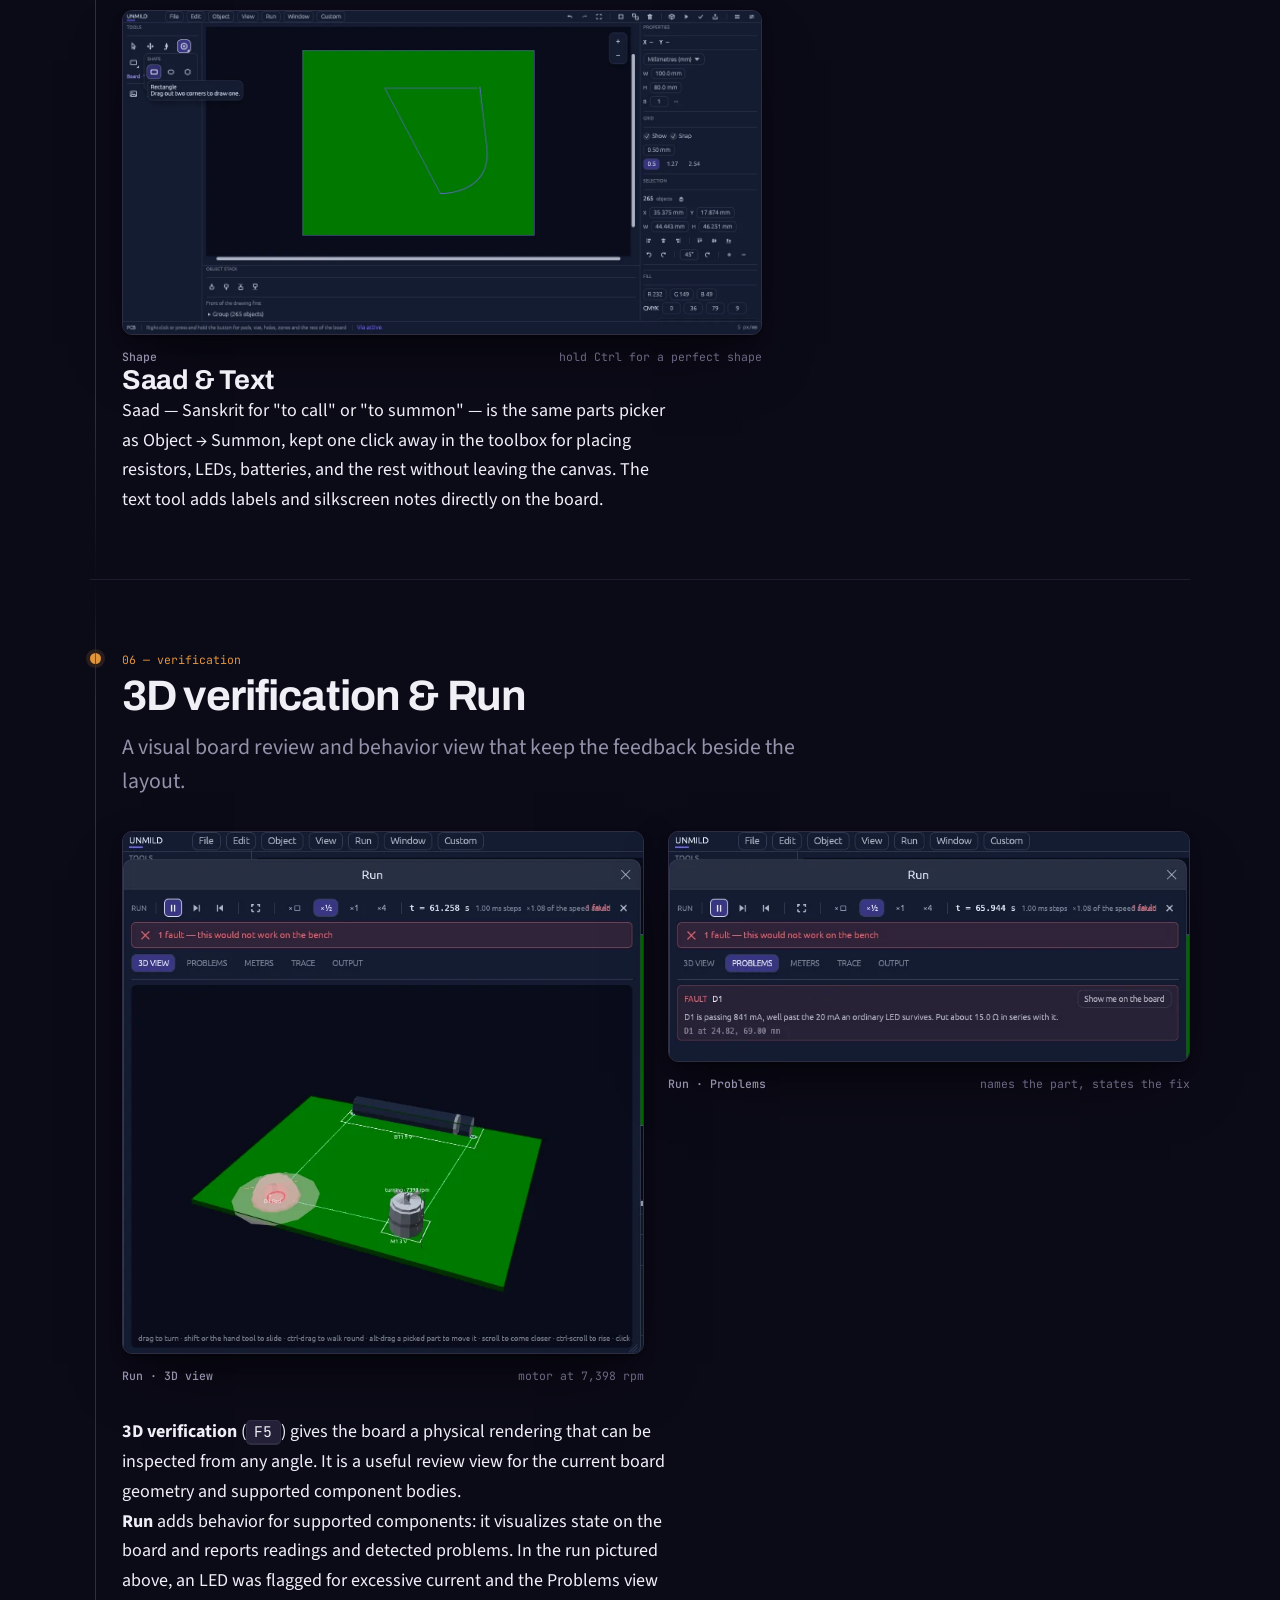
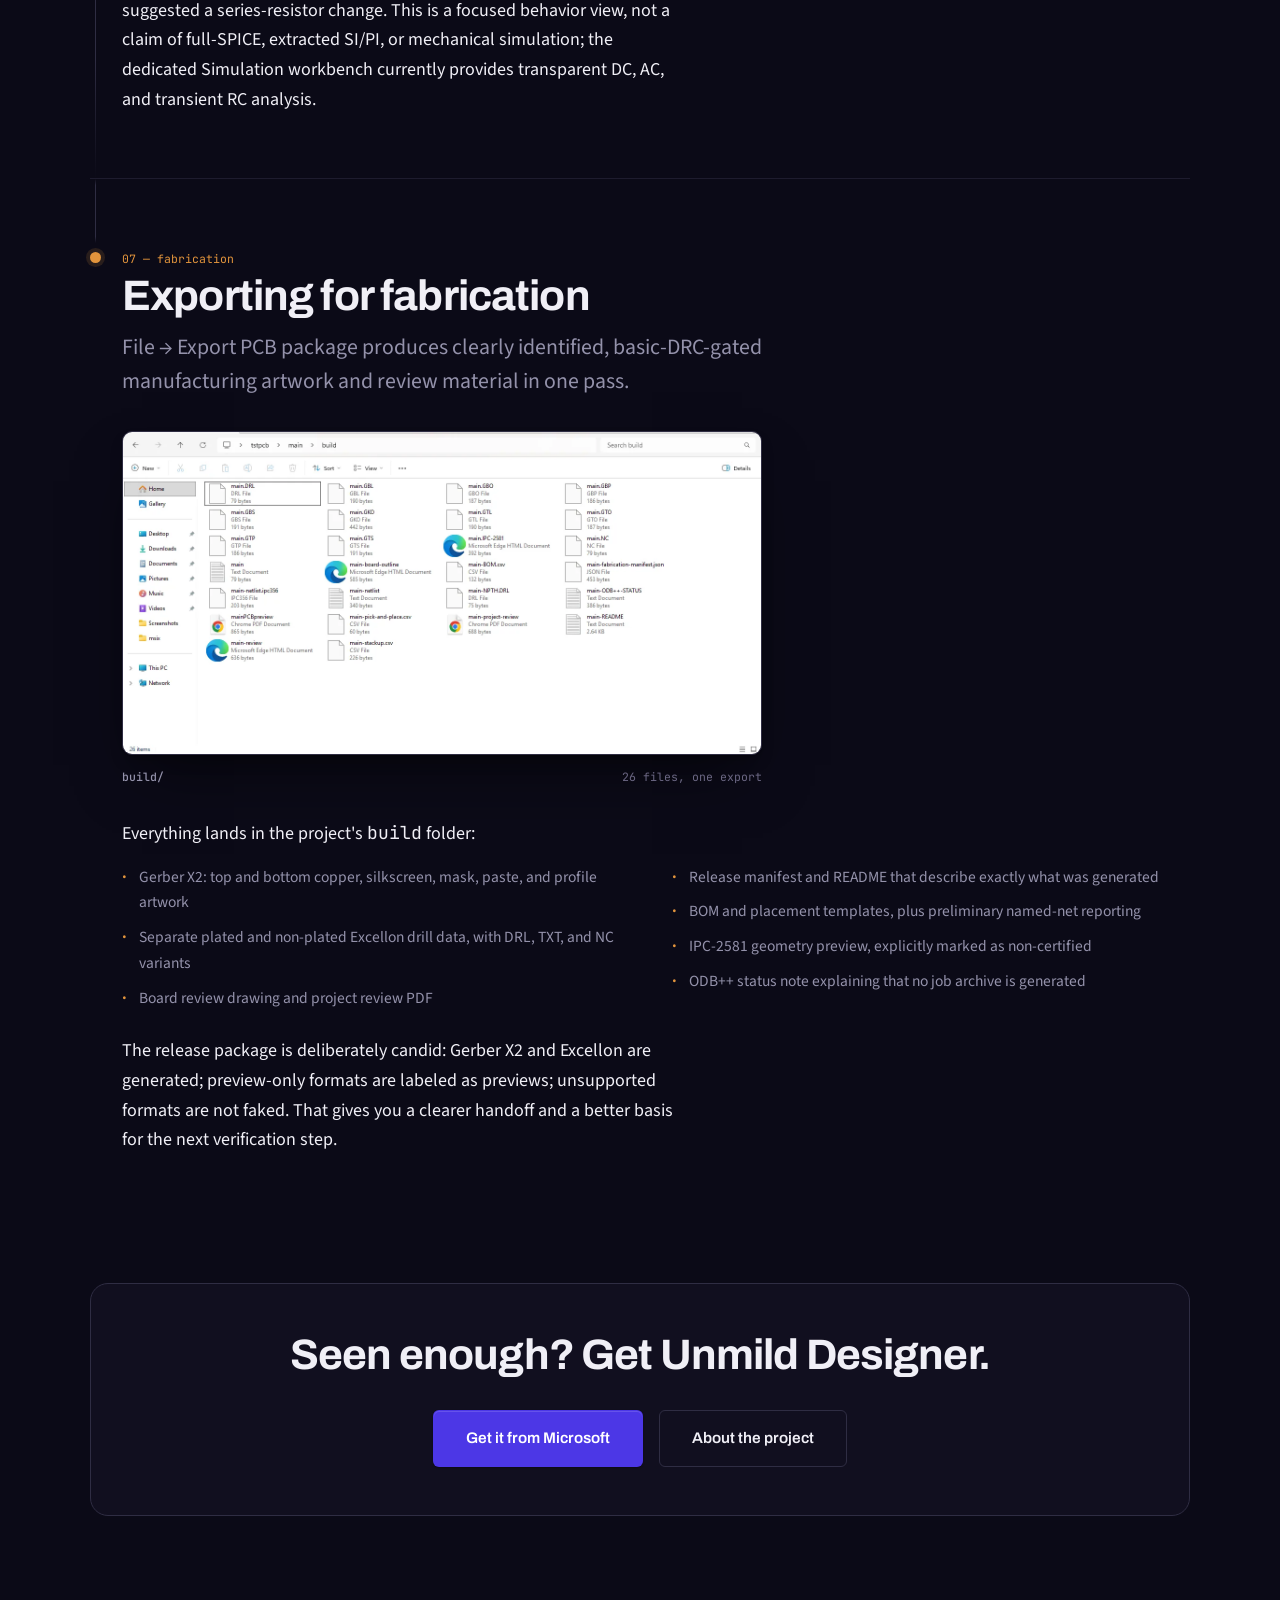
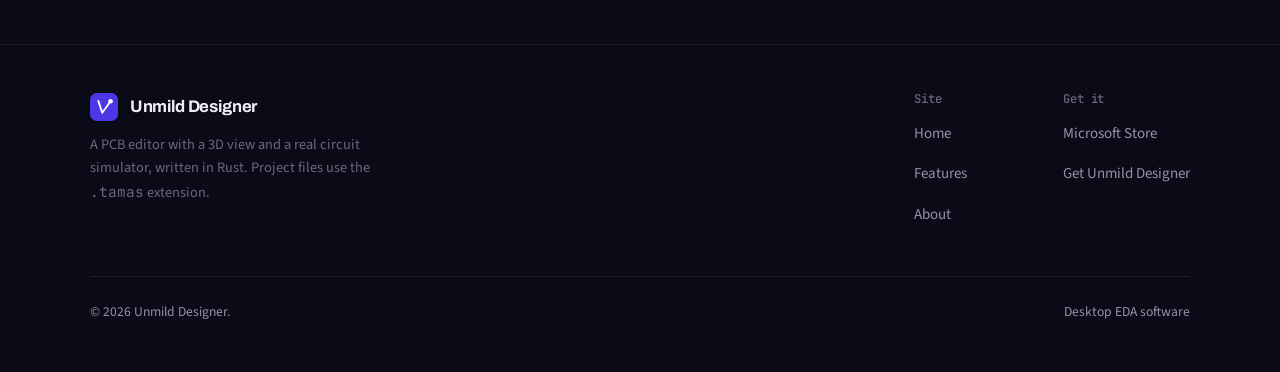
<file: features.html>
<!doctype html>
<html lang="en">
<head>
<meta charset="UTF-8">
<meta name="viewport" content="width=device-width, initial-scale=1">
<title>Features &amp; UI Tour — Unmild Designer EDA Software</title>
<meta name="description" content="A detailed, evidence-based tour of Unmild Designer: PCB layout, workbenches for verification and analysis, 3D review, customization, and checked Gerber X2 and Excellon output.">
<meta name="theme-color" content="#0b0a17">

<link rel="icon" href="images/favicon.svg" type="image/svg+xml">
<link rel="icon" href="images/favicon-32.png" sizes="32x32" type="image/png">
<link rel="apple-touch-icon" href="images/apple-touch-icon.png">
<link rel="manifest" href="site.webmanifest">

<meta property="og:type" content="website">
<meta property="og:site_name" content="Unmild Designer">
<meta property="og:title" content="Features &amp; UI Tour — Unmild Designer">
<meta property="og:description" content="PCB layout, 3D review, circuit behavior, basic verification, first-pass analysis, customization, and checked manufacturing output.">
<meta property="og:image" content="images/og-image.png">
<meta name="twitter:card" content="summary_large_image">
<meta name="twitter:title" content="Features &amp; UI Tour — Unmild Designer">
<meta name="twitter:image" content="images/og-image.png">

<link rel="stylesheet" href="css/style.css">
<noscript><style>.nav-links{position:static;opacity:1;visibility:visible;transform:none;border-top:0;padding:0;flex-direction:row;background:none;min-height:0;}.nav-toggle{display:none;}</style></noscript>

<script type="application/ld+json">
{
  "@context": "https://schema.org",
  "@type": "BreadcrumbList",
  "itemListElement": [
    { "@type": "ListItem", "position": 1, "name": "Home" },
    { "@type": "ListItem", "position": 2, "name": "Features" }
  ]
}
</script>
</head>
<body>
<a class="skip-link" href="#main">Skip to content</a>

<header class="site-nav">
  <div class="container nav-inner">
    <a class="brand" href="index.html">
      <svg viewBox="0 0 32 32" aria-hidden="true"><rect width="32" height="32" rx="7.6" fill="#4c37e6"/><path d="M9.5 9 L14 22.5 L23.5 9.5" fill="none" stroke="#fff" stroke-width="2.1" stroke-linecap="round" stroke-linejoin="round"/><circle cx="23.5" cy="9.5" r="2.6" fill="#fff"/></svg>
      <span class="brand-word">Unmild Designer</span>
    </a>
    <button class="nav-toggle" aria-expanded="false" aria-controls="nav-links" id="navToggle">
      <svg viewBox="0 0 24 24" fill="none" stroke="currentColor" stroke-width="2" stroke-linecap="round"><path d="M3 6h18M3 12h18M3 18h18"/></svg>
      <span class="visually-hidden">Menu</span>
    </button>
    <nav class="nav-links" id="nav-links" aria-label="Primary">
      <a href="features.html" aria-current="page">Features</a>
      <a href="about.html">About</a>
      <a class="btn btn-primary store-link" href="https://apps.microsoft.com/detail/9N8356C8128M?hl=en-us&amp;gl=IN&amp;ocid=pdpshare" target="_blank" rel="noopener noreferrer">Get it from Microsoft</a>
    </nav>
  </div>
</header>

<main id="main">

  <section class="section-tight" style="padding-bottom:0;">
    <div class="container">
      <span class="eyebrow">the full tour</span>
      <h1 style="margin-top:0.6em; max-width:18ch;">Every current capability, explained without marketing fog</h1>
      <p class="lede" style="margin-top:var(--sp-4);">From starting a project to releasing checked manufacturing artwork, this is the actual Unmild Designer workflow — including what each workbench does today and where its boundaries are.</p>

      <nav aria-label="On this page" style="margin-top:var(--sp-7); border-top:1px solid var(--line); border-bottom:1px solid var(--line); padding-block:var(--sp-4);">
        <ul class="tour-list">
          <li><a class="link-inline" href="#getting-started">Starting a board</a></li>
          <li><a class="link-inline" href="#canvas">The canvas &amp; navigation</a></li>
          <li><a class="link-inline" href="#workbenches">Design through release workbenches</a></li>
          <li><a class="link-inline" href="#menus">Menu bar, File to Customize</a></li>
          <li><a class="link-inline" href="#toolbox">The toolbox</a></li>
          <li><a class="link-inline" href="#run-verification">3D verification &amp; Run</a></li>
          <li><a class="link-inline" href="#exporting">Exporting for fabrication</a></li>
        </ul>
      </nav>
    </div>
  </section>

  <section class="container">
    <div class="tour">

      <article class="tour-item" id="getting-started">
        <div class="tour-marker" aria-hidden="true"></div>
        <span class="tour-kicker">01 — welcome screen</span>
        <h2>Starting a board</h2>
        <p class="lede">Three ways in: start something new, reopen a project folder, or open a board file directly.</p>

        <div class="tour-shots">
          <figure>
            <div class="shot"><img src="images/screens/start_screen.webp" width="1366" height="692" alt="Unmild Designer's welcome screen with New project, Open project folder, and Open board file, plus saved board presets and recent projects." loading="lazy"></div>
            <figcaption class="shot-caption"><strong>Welcome screen</strong><span>presets · recent projects</span></figcaption>
          </figure>
          <figure>
            <div class="shot"><img src="images/screens/create_project.webp" width="1366" height="692" alt="The Create a project dialog: pick a parent folder, name the project, set board size in millimetres with quick presets like Eurocard and Pi HAT, and choose how many boards to start with." loading="lazy"></div>
            <figcaption class="shot-caption"><strong>Create a project</strong><span>folder · size · board count</span></figcaption>
          </figure>
        </div>

        <p style="margin-top:var(--sp-6);"><strong>New project</strong> walks through a parent folder, a project name, a board size in millimetres (with quick presets — Tiny signal, Eurocard, Wide panel, Card size, Pi HAT, Uno shield — or saved custom sizes), and how many boards to start with. <strong>Create project</strong> sets up a folder containing a single <code class="mono">.tamas</code> file — that file is the board. Exporting later adds a <code class="mono">build</code> folder alongside it with the fabrication output, so a project stays one folder that can be copied, zipped, or handed off whole.</p>
        <p><strong>Open project folder</strong> loads any project by pointing at its folder — even nested a level or two down. <strong>Open board file</strong> skips straight to a specific <code class="mono">.tamas</code> file. Saved presets and recent projects sit ready to reopen with one click.</p>
      </article>

      <article class="tour-item" id="canvas">
        <div class="tour-marker" aria-hidden="true"></div>
        <span class="tour-kicker">02 — the workspace</span>
        <h2>The canvas &amp; navigation</h2>
        <p class="lede">Menu bar and toolbox up top, properties on the right, the board itself in the middle — and navigation that stays under one hand.</p>

        <div class="tour-shots single">
          <figure>
            <div class="shot"><img src="images/screens/ui_workspace.webp" width="1366" height="692" alt="Unmild Designer's main workspace: a green PCB board on a dark canvas, with the toolbox on the left and a properties panel on the right showing board size, grid, and a live Basic DRC status of No reported issue." loading="lazy"></div>
            <figcaption class="shot-caption"><strong>Main workspace</strong><span>X 121.000 &nbsp; Y 34.500 mm</span></figcaption>
          </figure>
        </div>

        <p style="margin-top:var(--sp-6);">Navigation is built for a mouse and, importantly, can be made your own. Tune zoom animation, zoom sensitivity, horizontal and vertical pan sensitivity, hand-tool sensitivity, and whether zoom follows the pointer. Save navigation presets for different working styles. Grid visibility and snapping are independent, while live coordinates keep each edit legible. A <strong>Basic DRC</strong> status remains visible in the properties panel; run the full basic PCB DRC after edits before release.</p>
      </article>

      <article class="tour-item" id="workbenches">
        <div class="tour-marker" aria-hidden="true"></div>
        <span class="tour-kicker">03 — connected workbenches</span>
        <h2>From design intent to release, in one desktop workspace</h2>
        <p class="lede">Unmild Designer separates the work so a layout task, a check, and a release decision each have a clear home.</p>
        <div class="confidence-grid">
          <article class="confidence-card"><span class="confidence-number">DESIGN</span><h3>PCB canvas</h3><p>Place, select, move, duplicate, rotate, route, use layers, and build the board outline with direct manipulation and undo/redo.</p></article>
          <article class="confidence-card"><span class="confidence-number">SCHEMATIC</span><h3>Design intent</h3><p>Create session components and named nets, then run basic ERC for missing components, missing nets, and duplicate net names.</p></article>
          <article class="confidence-card"><span class="confidence-number">SIMULATION</span><h3>Transparent RC analysis</h3><p>Run DC, AC, and transient RC calculations with visible voltage, resistance, capacitance, and frequency inputs.</p></article>
          <article class="confidence-card"><span class="confidence-number">ANALYSIS</span><h3>First-pass impedance</h3><p>Estimate single-ended microstrip and edge-coupled differential impedance from editable stack-up assumptions.</p></article>
          <article class="confidence-card"><span class="confidence-number">VERIFY</span><h3>Basic ERC and DRC</h3><p>Collect PCB and schematic checks in one view before release. Current PCB rules cover geometry, drill/annular sanity, track width, text, and a closed board profile.</p></article>
          <article class="confidence-card"><span class="confidence-number">RELEASE</span><h3>Checked manufacture output</h3><p>Generate Gerber X2, Excellon, review drawings, and a manifest after the basic DRC gate passes.</p></article>
        </div>
      </article>

      <article class="tour-item" id="menus">
        <div class="tour-marker" aria-hidden="true"></div>
        <span class="tour-kicker">04 — menu bar</span>
        <h2>Menus, from File to Customize</h2>
        <p class="lede">Seven menus: File, Edit, Object, View, Run, Window, and Customize.</p>

        <div class="tour-shots">
          <figure>
            <div class="shot"><img src="images/screens/file_menu.webp" width="1366" height="692" alt="The File menu open, showing New project, Open, Save, Save as, Place image or PDF, Link image or PDF reference, Close project, Run DRC, 3D verification, and Export PCB package." loading="lazy"></div>
            <figcaption class="shot-caption"><strong>File</strong><span>DRC · 3D verification · export</span></figcaption>
          </figure>
          <figure>
            <div class="shot"><img src="images/screens/parts_of_board.webp" width="1366" height="692" alt="The Object menu's parts-of-board view, listing what's currently placed on the board." loading="lazy"></div>
            <figcaption class="shot-caption"><strong>Object → Parts of board</strong><span>everything placed, at a glance</span></figcaption>
          </figure>
        </div>

        <h3 style="margin-top:var(--sp-7);">File</h3>
        <p>New project, Open, Save, and Save as cover the basics. <strong>Place image / PDF</strong> (<span class="kbd">Ctrl+Shift+P</span>) embeds a visual reference in the board; <strong>Link image / PDF reference</strong> attaches an external datasheet, drawing, logo, or mechanical reference for the current session. Below the fold are <strong>Run DRC</strong>, <strong>3D verification</strong> (<span class="kbd">F5</span>), and <strong>Export PCB package</strong> — covered in full further down this page.</p>

        <h3>Edit</h3>
        <p>Undo, redo, and delete, behaving the way any editor should.</p>

        <h3>Object</h3>
        <p>This is where <strong>Summon</strong> lives — the searchable parts picker (its own section below) — alongside <strong>parts of board</strong>, a running list of exactly what's already placed.</p>

        <h3>View</h3>
        <p>Make the canvas match your habits: tune zoom, horizontal and vertical pan, and hand-tool sensitivity; choose pointer-centered zoom; then save and restore navigation presets.</p>

        <h3>Run</h3>
        <p>The entry point into 3D board review and the Run behavior view. Full details in <a class="link-inline" href="#run-verification">3D verification &amp; Run</a> below.</p>

        <h3>Window</h3>
        <p>Show or hide any panel — tools, properties, object stack — to clear the canvas down to just the board.</p>

        <h3>Customize</h3>
        <p>Make the workspace yours: custom colors for the application, panel, canvas, grid, board, text, accent, and copper; searchable, remappable command keys; navigation sensitivity; and panel docking or floating windows.</p>
        <div class="tour-shots">
          <figure>
            <div class="shot"><img src="images/screens/keyboard_shortcuts.webp" width="1366" height="692" alt="Unmild Designer's keyboard shortcut customization screen." loading="lazy"></div>
            <figcaption class="shot-caption"><strong>Keyboard shortcuts</strong><span>fully remappable</span></figcaption>
          </figure>
          <figure>
            <div class="shot"><img src="images/screens/custom_colors.webp" width="1366" height="692" alt="Unmild Designer's custom color theme editor." loading="lazy"></div>
            <figcaption class="shot-caption"><strong>Custom colors</strong><span>a themeable workspace</span></figcaption>
          </figure>
        </div>
      </article>

      <article class="tour-item" id="toolbox">
        <div class="tour-marker" aria-hidden="true"></div>
        <span class="tour-kicker">05 — toolbox</span>
        <h2>The toolbox</h2>
        <p class="lede">Pick, Hand, Setu, Board, Shape, Saad, and Text — every tool sits one keypress from the canvas.</p>

        <p><strong>Pick</strong> selects and <strong>Hand</strong> pans. Everything else is where the board gets built:</p>

        <div class="tour-shots">
          <figure>
            <div class="shot"><img src="images/screens/setu_wire_tool.webp" width="1366" height="692" alt="The Setu wire tool drawing a curved copper trace on the board, with options for straight legs only, finish on a pad, follow shapes, and a 1.20 mm magnet snap distance." loading="lazy"></div>
            <figcaption class="shot-caption"><strong>Setu</strong><span>"bridge / connector"</span></figcaption>
          </figure>
          <figure>
            <div class="shot"><img src="images/screens/board_tool.webp" width="1366" height="692" alt="The board tool's submenu with icons for pad, via, trace, mounting hole, and board edge, drawing a custom board outline." loading="lazy"></div>
            <figcaption class="shot-caption"><strong>Board</strong><span>PAD · VIA · TRACE · more</span></figcaption>
          </figure>
        </div>

        <h3 style="margin-top:var(--sp-7);">Setu — the wire tool</h3>
        <p>Named after the Sanskrit word for a bridge or connector. Hold <span class="kbd">Ctrl</span> for straight, linear legs; hold and drag to bend a curve, pen-tool style. Live options while drawing: straight legs only (45°), finish on a pad, follow shapes, and a magnet snap distance set in millimetres.</p>

        <h3>Board</h3>
        <p>Build with the essentials: <strong>pads, vias, traces, holes, mounting holes, mask openings, copper zones, board edges,</strong> and <strong>nets</strong>. The layer system covers copper, silkscreen, mask, paste, and profile artwork.</p>

        <h3>Shape</h3>
        <p>Rectangle, ellipse, and polygon. Hold <span class="kbd">Ctrl</span> while drawing to constrain a shape to equal width and height.</p>
        <div class="tour-shots single">
          <figure>
            <div class="shot"><img src="images/screens/shape_tool.webp" width="1366" height="692" alt="The shape tool drawing rectangles, ellipses, and polygons on the board." loading="lazy"></div>
            <figcaption class="shot-caption"><strong>Shape</strong><span>hold Ctrl for a perfect shape</span></figcaption>
          </figure>
        </div>

        <h3>Saad &amp; Text</h3>
        <p>Saad — Sanskrit for "to call" or "to summon" — is the same parts picker as Object → Summon, kept one click away in the toolbox for placing resistors, LEDs, batteries, and the rest without leaving the canvas. The text tool adds labels and silkscreen notes directly on the board.</p>
      </article>

      <article class="tour-item" id="run-verification">
        <div class="tour-marker" aria-hidden="true"></div>
        <span class="tour-kicker">06 — verification</span>
        <h2>3D verification &amp; Run</h2>
        <p class="lede">A visual board review and behavior view that keep the feedback beside the layout.</p>

        <div class="tour-shots">
          <figure>
            <div class="shot"><img src="images/screens/hero_run_3d.webp" width="686" height="688" alt="Unmild Designer's 3D Run view: a rendered board with a motor spinning at 7,398 RPM and a banner reading 1 fault — this would not work on the bench." loading="lazy"></div>
            <figcaption class="shot-caption"><strong>Run · 3D view</strong><span>motor at 7,398 rpm</span></figcaption>
          </figure>
          <figure>
            <div class="shot"><img src="images/screens/fault_detail.webp" width="686" height="302" alt="Run's Problems tab: Fault D1 — D1 is passing 841 mA, well past the 20 mA an ordinary LED survives. Put about 15.0 ohms in series with it. D1 at 24.82, 69.00 mm." loading="lazy"></div>
            <figcaption class="shot-caption"><strong>Run · Problems</strong><span>names the part, states the fix</span></figcaption>
          </figure>
        </div>

        <p style="margin-top:var(--sp-6);"><strong>3D verification</strong> (<span class="kbd">F5</span>) gives the board a physical rendering that can be inspected from any angle. It is a useful review view for the current board geometry and supported component bodies.</p>
        <p><strong>Run</strong> adds behavior for supported components: it visualizes state on the board and reports readings and detected problems. In the run pictured above, an LED was flagged for excessive current and the Problems view suggested a series-resistor change. This is a focused behavior view, not a claim of full-SPICE, extracted SI/PI, or mechanical simulation; the dedicated Simulation workbench currently provides transparent DC, AC, and transient RC analysis.</p>
      </article>

      <article class="tour-item" id="exporting">
        <div class="tour-marker" aria-hidden="true"></div>
        <span class="tour-kicker">07 — fabrication</span>
        <h2>Exporting for fabrication</h2>
        <p class="lede">File → Export PCB package produces clearly identified, basic-DRC-gated manufacturing artwork and review material in one pass.</p>

        <div class="tour-shots single">
          <figure>
            <div class="shot"><img src="images/screens/export_output.webp" width="1366" height="690" alt="A build folder containing Gerber files, drill files, BOM, pick-and-place, stackup, fabrication manifest, README, and review file." loading="lazy"></div>
            <figcaption class="shot-caption"><strong>build/</strong><span>26 files, one export</span></figcaption>
          </figure>
        </div>

        <p style="margin-top:var(--sp-6);">Everything lands in the project's <code class="mono">build</code> folder:</p>
        <ul class="tour-list">
          <li>Gerber X2: top and bottom copper, silkscreen, mask, paste, and profile artwork</li>
          <li>Separate plated and non-plated Excellon drill data, with DRL, TXT, and NC variants</li>
          <li>Board review drawing and project review PDF</li>
          <li>Release manifest and README that describe exactly what was generated</li>
          <li>BOM and placement templates, plus preliminary named-net reporting</li>
          <li>IPC-2581 geometry preview, explicitly marked as non-certified</li>
          <li>ODB++ status note explaining that no job archive is generated</li>
        </ul>
        <p style="margin-top:var(--sp-5);">The release package is deliberately candid: Gerber X2 and Excellon are generated; preview-only formats are labeled as previews; unsupported formats are not faked. That gives you a clearer handoff and a better basis for the next verification step.</p>
      </article>

    </div>
  </section>

  <section class="section-tight">
    <div class="container">
      <div class="get-band">
        <h2>Seen enough? Get Unmild Designer.</h2>
        <div class="btn-row">
          <a class="btn btn-primary store-link" href="https://apps.microsoft.com/detail/9N8356C8128M?hl=en-us&amp;gl=IN&amp;ocid=pdpshare" target="_blank" rel="noopener noreferrer">Get it from Microsoft</a>
          <a class="btn btn-secondary" href="about.html">About the project</a>
        </div>
      </div>
    </div>
  </section>

</main>

<footer class="site-footer">
  <div class="container">
    <div class="footer-grid">
      <div class="footer-brand">
        <a class="brand" href="index.html">
          <svg viewBox="0 0 32 32" aria-hidden="true"><rect width="32" height="32" rx="7.6" fill="#4c37e6"/><path d="M9.5 9 L14 22.5 L23.5 9.5" fill="none" stroke="#fff" stroke-width="2.1" stroke-linecap="round" stroke-linejoin="round"/><circle cx="23.5" cy="9.5" r="2.6" fill="#fff"/></svg>
          <span class="brand-word">Unmild Designer</span>
        </a>
        <p>A PCB editor with a 3D view and a real circuit simulator, written in Rust. Project files use the <code>.tamas</code> extension.</p>
      </div>
      <div class="footer-cols">
        <div class="footer-col">
          <h4>Site</h4>
          <ul>
            <li><a href="index.html">Home</a></li>
            <li><a href="features.html">Features</a></li>
            <li><a href="about.html">About</a></li>
          </ul>
        </div>
        <div class="footer-col">
          <h4>Get it</h4>
          <ul>
            <li><a href="https://apps.microsoft.com/detail/9N8356C8128M?hl=en-us&amp;gl=IN&amp;ocid=pdpshare" target="_blank" rel="noopener noreferrer">Microsoft Store</a></li>
            <li><a href="index.html#get">Get Unmild Designer</a></li>
          </ul>
        </div>
      </div>
    </div>
    <div class="footer-bottom">
      <span>© <span id="year">2026</span> Unmild Designer.</span>
      <span>Desktop EDA software</span>
    </div>
  </div>
</footer>

<script src="js/main.js"></script>
</body>
</html>
</file>
<file: css/style.css>
/* ==========================================================================
   Unmild Designer — marketing site
   Design system, documented.

   COLOR — anchored on H=247 degrees (the app's own violet UI accent). The
   app's three real UI colors -- violet 247, PCB green 144, copper 32 --
   sit 103-112 degrees apart, a loose triadic relationship. Every neutral
   in this file is the same 247 hue at low saturation (a tinted-black, not
   true gray), so panels, borders and text all sit in one coherent
   temperature. Accent ramps are single hue/saturation pairs stepped only
   by lightness.

   TYPE — modular scale, base 18px, ratio 1.25 (major third). Each heading
   size is a fluid clamp() interpolated between the scale step at a 400px
   viewport and the step two above it at 1440px, using the standard fluid-
   type formula (slope = delta-px / delta-vw). Nothing here is eyeballed.

   SPACE — 8pt grid (4px half-step at the bottom only): 4 8 12 16 24 32 48
   64 96 128.
   ========================================================================== */

@import url('https://fonts.googleapis.com/css2?family=Archivo:ital,wght@0,500;0,600;0,700;0,800;1,500&family=Source+Sans+3:ital,wght@0,400;0,500;0,600;1,400&family=JetBrains+Mono:wght@400;500;600&display=swap');

:root {
  /* ---- neutrals, all H=247, S falling as L rises out of the dark ---- */
  --bg: #0b0a17;
  --bg-raised: #110f1f;
  --surface: #191629;
  --surface-2: #232037;
  --line: #2f2d43;
  --line-soft: rgba(47, 45, 67, 0.55);

  --ink: #f0eff6;
  --muted: #9492ab;
  --muted-2: #6b6783;

  /* ---- accent ramps: one hue + saturation, stepped by lightness ---- */
  --accent-300: #a196f8;
  --accent: #705ff2;
  --accent-600: #4c37e6;
  --accent-700: #3622ce;
  --accent-tint: rgba(112, 95, 242, 0.13);

  --copper: #e2943c;
  --copper-tint: rgba(226, 148, 60, 0.14);
  --copper-700: #b47022;

  --pcb: #1c9c4f;

  /* ---- type ---- */
  --font-display: 'Archivo', 'Segoe UI', system-ui, sans-serif;
  --font-body: 'Source Sans 3', 'Segoe UI', system-ui, sans-serif;
  --font-mono: 'JetBrains Mono', ui-monospace, 'SFMono-Regular', Menlo, monospace;

  --fs-00: 0.72rem;
  --fs-0: 0.9rem;
  --fs-1: 1.125rem;
  --fs-2: clamp(1.125rem, 1.0168rem + 0.4327vw, 1.4062rem);
  --fs-3: clamp(1.4062rem, 1.271rem + 0.5409vw, 1.7578rem);
  --fs-4: clamp(2.1973rem, 1.986rem + 0.8451vw, 2.7466rem);
  --fs-5: clamp(2.7466rem, 2.1524rem + 2.3768vw, 4.2915rem);
  --fs-6: clamp(2.7466rem, 2.2933rem + 1.8131vw, 3.9251rem);

  --sp-1: 0.25rem;
  --sp-2: 0.5rem;
  --sp-3: 0.75rem;
  --sp-4: 1rem;
  --sp-5: 1.5rem;
  --sp-6: 2rem;
  --sp-7: 3rem;
  --sp-8: 4rem;
  --sp-9: 6rem;
  --sp-10: 8rem;

  --radius: 10px;
  --radius-sm: 6px;
  --radius-lg: 18px;
  --container: 1180px;
  --ease: cubic-bezier(0.2, 0.7, 0.3, 1);

  color-scheme: dark;
}

/* ==========================================================================
   Reset
   ========================================================================== */
*, *::before, *::after { box-sizing: border-box; }
* { margin: 0; }
html { -webkit-text-size-adjust: 100%; scroll-behavior: smooth; }
body {
  background: var(--bg);
  color: var(--ink);
  font-family: var(--font-body);
  font-size: var(--fs-1);
  line-height: 1.65;
  -webkit-font-smoothing: antialiased;
  text-rendering: optimizeLegibility;
}
img, svg { display: block; max-width: 100%; }
img { height: auto; }
a { color: inherit; }
button { font: inherit; color: inherit; background: none; border: none; cursor: pointer; }
ul, ol { padding: 0; list-style: none; }
h1, h2, h3, h4 {
  font-family: var(--font-display);
  font-weight: 700;
  line-height: 1.08;
  letter-spacing: -0.02em;
}
h3, h4 { letter-spacing: -0.01em; }
code, .mono { font-family: var(--font-mono); }

@media (prefers-reduced-motion: reduce) {
  html { scroll-behavior: auto; }
  *, *::before, *::after {
    animation-duration: 0.01ms !important;
    animation-iteration-count: 1 !important;
    transition-duration: 0.01ms !important;
  }
}

.skip-link {
  position: absolute; left: -999px; top: 0;
  background: var(--accent-600); color: #fff;
  padding: 0.75em 1.25em; border-radius: 0 0 8px 0; z-index: 200;
  font-family: var(--font-display); font-weight: 600;
}
.skip-link:focus { left: 0; }

:focus-visible { outline: 2px solid var(--copper); outline-offset: 3px; border-radius: 3px; }

/* ==========================================================================
   Layout
   ========================================================================== */
.container { width: 100%; max-width: var(--container); margin-inline: auto; padding-inline: clamp(1.25rem, 4vw, 2.5rem); }
.section { padding-block: var(--sp-9); }
.section-tight { padding-block: var(--sp-8); }
.section-head { max-width: 58ch; margin-bottom: var(--sp-7); }
.section-head p { color: var(--muted); font-size: var(--fs-2); margin-top: var(--sp-3); }
.center { text-align: center; margin-inline: auto; }
.divider { border: none; height: 1px; background: var(--line); }

/* ==========================================================================
   Typography
   ========================================================================== */
h1 { font-size: var(--fs-5); }
h2 { font-size: var(--fs-4); }
h3 { font-size: var(--fs-3); }
p { max-width: 62ch; }
p.lede { font-size: var(--fs-2); color: var(--muted); line-height: 1.55; }
.text-muted { color: var(--muted); }
.eyebrow {
  font-family: var(--font-mono); font-size: var(--fs-00); color: var(--copper);
  display: inline-flex; align-items: center; gap: 0.6em; letter-spacing: 0.01em;
}
.eyebrow::before { content: ''; width: 6px; height: 6px; border-radius: 50%; background: var(--copper); box-shadow: 0 0 0 3px var(--copper-tint); }

.link-inline { color: var(--accent-300); text-decoration-color: rgba(161, 150, 248, 0.4); text-underline-offset: 3px; }
.link-inline:hover { text-decoration-color: currentColor; }

/* ==========================================================================
   Buttons
   ========================================================================== */
.btn {
  display: inline-flex; align-items: center; justify-content: center; gap: 0.6em;
  padding: 0.95em var(--sp-6);
  border-radius: var(--radius-sm);
  font-family: var(--font-display); font-weight: 600; font-size: 0.96rem;
  border: 1px solid transparent; text-decoration: none;
  transition: background-color 0.15s var(--ease), border-color 0.15s var(--ease), color 0.15s var(--ease), transform 0.1s var(--ease);
  white-space: nowrap; position: relative;
}
.btn:active { transform: translateY(1px); }
.btn-primary {
  background: var(--accent-600); color: #fff;
  box-shadow: inset 0 1px 0 rgba(255,255,255,0.14), 0 1px 2px rgba(0,0,0,0.3);
}
.btn-primary:hover { background: var(--accent-700); }
.btn-secondary { background: transparent; color: var(--ink); border-color: var(--line); }
.btn-secondary:hover { border-color: var(--copper); color: var(--copper); }
.btn-row { display: flex; flex-wrap: wrap; gap: var(--sp-4); align-items: center; }
.btn-ghost {
  background: none; color: var(--muted); font-family: var(--font-body); font-weight: 600; font-size: 0.95rem;
  text-decoration: underline; text-decoration-color: var(--line); text-underline-offset: 4px;
}
.btn-ghost:hover { color: var(--ink); text-decoration-color: var(--copper); }

/* ==========================================================================
   Nav
   ========================================================================== */
.site-nav { position: sticky; top: 0; z-index: 100; border-bottom: 1px solid var(--line-soft); }
.site-nav::before {
  content: ''; position: absolute; inset: 0; z-index: -1;
  background: rgba(11, 10, 23, 0.82);
  backdrop-filter: blur(12px); -webkit-backdrop-filter: blur(12px);
}
.nav-inner { display: flex; align-items: center; justify-content: space-between; height: 4.25rem; }
.brand { display: inline-flex; align-items: center; gap: 0.65em; text-decoration: none; }
.brand svg { width: 28px; height: 28px; flex-shrink: 0; }
.brand-word { font-family: var(--font-display); font-weight: 700; font-size: 1.05rem; color: var(--ink); letter-spacing: -0.01em; }
.brand-version { font-family: var(--font-mono); font-size: 0.68rem; color: var(--muted-2); border: 1px solid var(--line); border-radius: 999px; padding: 0.15em 0.55em; margin-left: 0.3em; }

.nav-links { display: flex; align-items: center; gap: var(--sp-6); font-family: var(--font-display); font-size: 0.92rem; font-weight: 500; }
.nav-links a { text-decoration: none; color: var(--muted); transition: color 0.15s var(--ease); }
.nav-links a:hover, .nav-links a[aria-current="page"] { color: var(--ink); }
.nav-links .btn { font-size: 0.88rem; padding: 0.65em 1.25em; }

.nav-toggle { display: none; width: 40px; height: 40px; align-items: center; justify-content: center; border-radius: 8px; }
.nav-toggle:hover { background: var(--surface); }
.nav-toggle svg { width: 20px; height: 20px; }

@media (max-width: 760px) {
  .nav-toggle { display: inline-flex; }
  .nav-links {
    position: fixed; inset: 4.25rem 0 0 0; background: var(--bg);
    flex-direction: column; align-items: flex-start;
    padding: var(--sp-6) clamp(1.25rem, 4vw, 2.5rem); gap: var(--sp-5); font-size: 1.15rem;
    transform: translateY(-8px); opacity: 0; visibility: hidden;
    transition: opacity 0.18s var(--ease), transform 0.18s var(--ease), visibility 0.18s;
    border-top: 1px solid var(--line-soft);
  }
  .nav-links.is-open { opacity: 1; visibility: visible; transform: translateY(0); }
  .nav-links .btn { width: 100%; }
}

/* ==========================================================================
   Hero -- a fine schematic grid, not a gradient glow.
   ========================================================================== */
.hero { padding-block: clamp(2.75rem, 6vw, 5rem) var(--sp-9); position: relative; overflow: clip; }
.hero::before {
  content: ''; position: absolute; inset: 0; z-index: 0; pointer-events: none;
  background-image:
    linear-gradient(rgba(148, 146, 171, 0.08) 1px, transparent 1px),
    linear-gradient(90deg, rgba(148, 146, 171, 0.08) 1px, transparent 1px);
  background-size: 32px 32px;
  -webkit-mask-image: radial-gradient(60% 55% at 32% 15%, #000 0%, transparent 75%);
  mask-image: radial-gradient(60% 55% at 32% 15%, #000 0%, transparent 75%);
}
.hero-grid { position: relative; z-index: 1; display: grid; grid-template-columns: 1.25fr 1fr; gap: clamp(2rem, 5vw, 4rem); align-items: center; }
@media (max-width: 860px) {
  .hero-grid { grid-template-columns: 1fr; }
  .hero-media { max-width: 480px; }
}
.hero h1 { margin-bottom: var(--sp-5); font-size: var(--fs-6); }
.hero h1 em { font-style: normal; color: var(--copper); }
.hero-sub { font-size: var(--fs-2); color: var(--muted); margin-bottom: var(--sp-6); line-height: 1.55; }
.hero-media { position: relative; }
.hero-media .shot { animation: rise-in 0.7s var(--ease) both; }
@keyframes rise-in { from { opacity: 0; transform: translateY(18px) scale(0.985); } to { opacity: 1; transform: translateY(0) scale(1); } }
@media (prefers-reduced-motion: reduce) { .hero-media .shot { animation: none; } }
.hero-note { display: flex; align-items: center; gap: 0.6em; font-family: var(--font-mono); font-size: var(--fs-00); color: var(--muted-2); margin-top: var(--sp-3); }
.hero-note .dot { width: 6px; height: 6px; border-radius: 50%; background: #ef6a6a; box-shadow: 0 0 0 3px rgba(239,106,106,0.16); }
.hero-specs { display: flex; flex-wrap: wrap; gap: var(--sp-3); margin-top: var(--sp-6); }

/* ==========================================================================
   Screenshot frame
   ========================================================================== */
.shot {
  border-radius: var(--radius); border: 1px solid var(--line);
  background: var(--surface); overflow: hidden;
  box-shadow:
    0 1px 1px rgba(0,0,0,0.2),
    0 8px 16px -6px rgba(0,0,0,0.35),
    0 30px 60px -20px rgba(0,0,0,0.55);
}
.shot img { width: 100%; height: auto; }
.shot-caption { display: flex; align-items: baseline; justify-content: space-between; gap: var(--sp-4); font-family: var(--font-mono); font-size: var(--fs-00); color: var(--muted-2); margin-top: var(--sp-3); }
.shot-caption strong { color: var(--muted); font-weight: 500; }
.shot-btn { all: unset; cursor: zoom-in; display: block; width: 100%; }
.shot-btn:focus-visible { outline: 2px solid var(--copper); outline-offset: 4px; border-radius: var(--radius); }

/* ==========================================================================
   Pills
   ========================================================================== */
.pill { display: inline-flex; align-items: center; gap: 0.5em; font-family: var(--font-mono); font-size: var(--fs-00); color: var(--muted); padding: 0.4em 0.8em; border-radius: 999px; border: 1px solid var(--line); background: var(--bg-raised); }
.pill b { color: var(--ink); font-weight: 500; }

/* ==========================================================================
   Workflow steps
   ========================================================================== */
.steps { display: grid; grid-template-columns: repeat(4, 1fr); gap: var(--sp-5); counter-reset: step; }
.step { position: relative; padding-top: var(--sp-5); border-top: 1px solid var(--line); }
.step::before { counter-increment: step; content: counter(step, decimal-leading-zero); font-family: var(--font-mono); font-size: var(--fs-0); color: var(--copper); display: block; margin-bottom: var(--sp-3); }
.step h3 { margin-bottom: var(--sp-2); font-size: 1.2rem; }
.step p { color: var(--muted); font-size: var(--fs-1); }
@media (max-width: 860px) { .steps { grid-template-columns: 1fr 1fr; } }
@media (max-width: 520px) { .steps { grid-template-columns: 1fr; } }

/* Product-confidence cards: tangible workflow claims, not empty comparison copy. */
.confidence-grid { display: grid; grid-template-columns: repeat(3, 1fr); gap: var(--sp-5); }
.confidence-card { min-height: 100%; padding: var(--sp-6); border: 1px solid var(--line); border-radius: var(--radius); background: linear-gradient(145deg, var(--bg-raised), rgba(35, 32, 55, 0.68)); }
.confidence-number { display: block; margin-bottom: var(--sp-5); font-family: var(--font-mono); font-size: var(--fs-00); color: var(--copper); }
.confidence-card h3 { margin-bottom: var(--sp-3); font-size: 1.22rem; }
.confidence-card p { color: var(--muted); font-size: var(--fs-1); }
@media (max-width: 760px) { .confidence-grid { grid-template-columns: 1fr; } }

/* ==========================================================================
   Feature rows
   ========================================================================== */
.feature-row { display: grid; grid-template-columns: 1fr 1fr; gap: clamp(2rem, 6vw, 5rem); align-items: center; padding-block: var(--sp-8); }
.feature-row + .feature-row { border-top: 1px solid var(--line-soft); }
.feature-row.reverse .f-media { order: 2; }
.feature-row.reverse .f-text { order: 1; }
.f-text h3 { font-size: var(--fs-3); margin-bottom: var(--sp-3); }
.f-text p { color: var(--muted); margin-bottom: var(--sp-3); }
.f-text ul { display: flex; flex-direction: column; gap: 0.55em; margin-top: var(--sp-4); }
.f-text ul li { padding-left: 1.3em; position: relative; color: var(--muted); font-size: 0.98rem; }
.f-text ul li::before { content: ''; position: absolute; left: 0; top: 0.55em; width: 6px; height: 6px; border-radius: 1px; background: var(--accent); transform: rotate(45deg); }
@media (max-width: 860px) {
  .feature-row { grid-template-columns: 1fr; }
  .feature-row.reverse .f-media, .feature-row.reverse .f-text { order: initial; }
}

/* ==========================================================================
   Tour (features page)
   ========================================================================== */
.tour-item { position: relative; padding-left: var(--sp-6); padding-block: var(--sp-8); }
.tour-item:not(:first-child) { border-top: 1px solid var(--line-soft); }
.tour-marker { position: absolute; left: 0; top: calc(var(--sp-8) + 0.5em); width: 11px; height: 11px; border-radius: 50%; background: var(--copper); box-shadow: 0 0 0 4px var(--copper-tint); }
.tour-item:first-child .tour-marker { top: 0.5em; }
.tour-item::after { content: ''; position: absolute; left: 5px; top: 0; bottom: 0; width: 1px; background: linear-gradient(to bottom, transparent, var(--line) 10%, var(--line) 90%, transparent); }
.tour-item:first-child::after { top: 0.5em; }
.tour-item:last-child::after { bottom: calc(100% - var(--sp-8)); }
.tour-kicker { font-family: var(--font-mono); font-size: var(--fs-00); color: var(--copper); margin-bottom: var(--sp-2); }
.tour-item h2 { margin-bottom: var(--sp-3); }
.tour-item > p.lede { margin-bottom: var(--sp-6); }
.tour-shots { display: grid; grid-template-columns: 1fr 1fr; gap: var(--sp-5); margin-top: var(--sp-6); }
.tour-shots.single { grid-template-columns: 1fr; max-width: 640px; }
@media (max-width: 720px) { .tour-shots { grid-template-columns: 1fr; } }
.tour-list { columns: 2; column-gap: var(--sp-6); margin-top: var(--sp-4); }
.tour-list li { break-inside: avoid; margin-bottom: 0.6em; padding-left: 1.1em; position: relative; color: var(--muted); font-size: 0.97rem; }
.tour-list li::before { content: '·'; position: absolute; left: 0; color: var(--copper); font-weight: 700; }
@media (max-width: 560px) { .tour-list { columns: 1; } }
.kbd { font-family: var(--font-mono); font-size: 0.82em; color: var(--ink); background: var(--surface-2); border: 1px solid var(--line); border-bottom-width: 2px; border-radius: 5px; padding: 0.1em 0.5em; }

/* ==========================================================================
   Callout
   ========================================================================== */
.callout { display: grid; grid-template-columns: 1fr 1fr; gap: clamp(2rem, 5vw, 4rem); align-items: center; background: var(--bg-raised); border: 1px solid var(--line); border-radius: var(--radius-lg); padding: clamp(1.75rem, 4vw, 3rem); }
.callout .shot { box-shadow: none; }
@media (max-width: 860px) { .callout { grid-template-columns: 1fr; } }

/* ==========================================================================
   FAQ
   ========================================================================== */
.faq-item { border-bottom: 1px solid var(--line); padding-block: var(--sp-5); }
.faq-item:first-child { border-top: 1px solid var(--line); }
.faq-item summary { cursor: pointer; list-style: none; display: flex; align-items: center; justify-content: space-between; gap: var(--sp-4); font-family: var(--font-display); font-weight: 600; font-size: 1.05rem; }
.faq-item summary::-webkit-details-marker { display: none; }
.faq-item summary .chev { flex-shrink: 0; width: 11px; height: 11px; border-right: 2px solid var(--muted); border-bottom: 2px solid var(--muted); transform: rotate(45deg); transition: transform 0.2s var(--ease); }
.faq-item[open] summary .chev { transform: rotate(-135deg); }
.faq-item p { margin-top: var(--sp-3); color: var(--muted); }

/* ==========================================================================
   About page
   ========================================================================== */
.origin { max-width: 66ch; }
.origin p { color: var(--muted); margin-bottom: var(--sp-4); font-size: var(--fs-1); }
.origin p:first-of-type { color: var(--ink); font-size: var(--fs-2); }
.name-grid { display: grid; grid-template-columns: repeat(3, 1fr); gap: var(--sp-5); margin-top: var(--sp-6); }
.name-card { border: 1px solid var(--line); border-radius: var(--radius); padding: var(--sp-5); background: var(--bg-raised); }
.name-card .word { font-family: var(--font-mono); color: var(--copper); font-size: 1.1rem; margin-bottom: 0.3em; }
.name-card .gloss { font-size: 0.83rem; color: var(--muted-2); margin-bottom: var(--sp-3); font-style: italic; }
.name-card p:last-child { color: var(--muted); font-size: 0.94rem; }
@media (max-width: 760px) { .name-grid { grid-template-columns: 1fr; } }

.dev-card { display: flex; gap: var(--sp-5); align-items: flex-start; border: 1px solid var(--line); border-radius: var(--radius); padding: var(--sp-6); background: var(--bg-raised); margin-top: var(--sp-7); }
.dev-avatar { width: 54px; height: 54px; border-radius: 13px; flex-shrink: 0; background: linear-gradient(155deg, var(--accent-600), #241a5c); display: flex; align-items: center; justify-content: center; font-family: var(--font-display); font-weight: 700; font-size: 1.25rem; color: #fff; }
.dev-card h3 { margin-bottom: 0.2em; font-size: 1.15rem; }
.dev-card .role { color: var(--muted-2); font-size: 0.9rem; margin-bottom: var(--sp-3); font-family: var(--font-mono); }
.dev-card p:last-child { color: var(--muted); }

.status-note { display: flex; gap: var(--sp-4); border-left: 3px solid var(--copper); padding: var(--sp-4) var(--sp-5); background: var(--copper-tint); border-radius: 0 var(--radius-sm) var(--radius-sm) 0; margin-top: var(--sp-6); }
.status-note p { color: var(--ink); font-size: 0.97rem; margin: 0; }
.status-note p + p { margin-top: 0.5em; color: var(--muted); }

/* ==========================================================================
   Get-it band
   ========================================================================== */
.get-band { border: 1px solid var(--line); border-radius: var(--radius-lg); padding: clamp(1.75rem, 5vw, 3rem); background: var(--bg-raised); text-align: center; }
.get-band h2 { margin-bottom: var(--sp-3); }
.get-band p { color: var(--muted); max-width: 52ch; margin-inline: auto; }
.get-band .btn-row { justify-content: center; margin-top: var(--sp-6); }

/* ==========================================================================
   Footer
   ========================================================================== */
.site-footer { border-top: 1px solid var(--line-soft); padding-block: var(--sp-7); margin-top: var(--sp-8); }
.footer-grid { display: flex; justify-content: space-between; align-items: flex-start; flex-wrap: wrap; gap: var(--sp-6); }
.footer-brand { max-width: 32ch; }
.footer-brand .brand { margin-bottom: var(--sp-3); }
.footer-brand p { color: var(--muted-2); font-size: 0.9rem; }
.footer-cols { display: flex; gap: var(--sp-9); flex-wrap: wrap; }
.footer-col h4 { font-family: var(--font-mono); font-size: 0.76rem; color: var(--muted-2); font-weight: 500; margin-bottom: var(--sp-3); }
.footer-col ul { display: flex; flex-direction: column; gap: 0.6em; }
.footer-col a { color: var(--muted); text-decoration: none; font-size: 0.94rem; }
.footer-col a:hover { color: var(--ink); }
.footer-bottom { margin-top: var(--sp-7); padding-top: var(--sp-5); border-top: 1px solid var(--line-soft); display: flex; justify-content: space-between; flex-wrap: wrap; gap: var(--sp-3); font-size: 0.85rem; color: var(--muted); }

/* ==========================================================================
   404
   ========================================================================== */
.error-page { min-height: 60vh; display: flex; align-items: center; }
.error-page .mono { color: var(--copper); }

/* ==========================================================================
   Lightbox
   ========================================================================== */
.lightbox { position: fixed; inset: 0; z-index: 300; background: rgba(6, 5, 12, 0.9); display: none; align-items: center; justify-content: center; padding: clamp(1rem, 5vw, 4rem); backdrop-filter: blur(4px); }
.lightbox.is-open { display: flex; }
.lightbox img { max-width: 100%; max-height: 88vh; border-radius: 10px; box-shadow: 0 30px 80px rgba(0,0,0,0.6); }
.lightbox-close { position: absolute; top: clamp(1rem,3vw,2rem); right: clamp(1rem,3vw,2rem); width: 42px; height: 42px; border-radius: 50%; background: var(--surface); border: 1px solid var(--line); display: flex; align-items: center; justify-content: center; }
.lightbox-close svg { width: 18px; height: 18px; }

/* ==========================================================================
   Utility
   ========================================================================== */
.visually-hidden { position: absolute; width: 1px; height: 1px; overflow: hidden; clip: rect(0,0,0,0); white-space: nowrap; border: 0; padding: 0; margin: -1px; }
.mt-0 { margin-top: 0 !important; }
</file>
